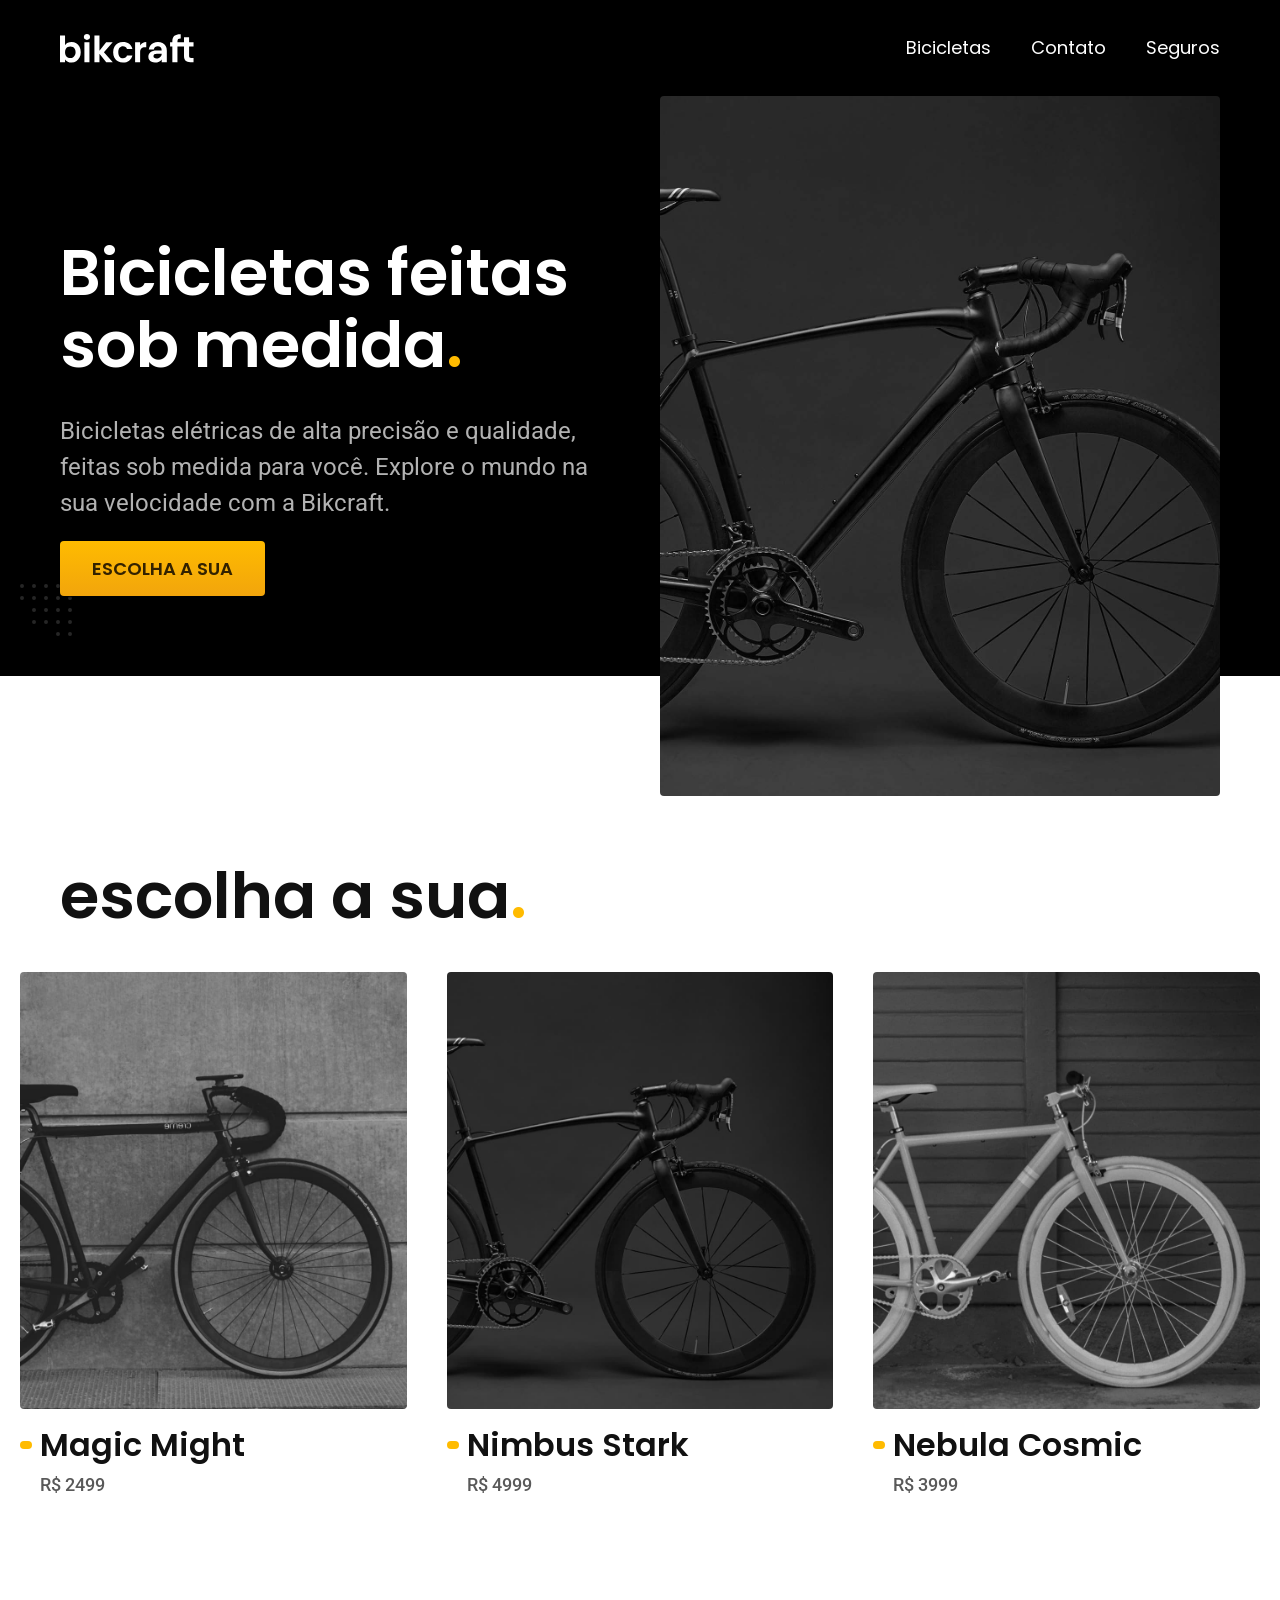
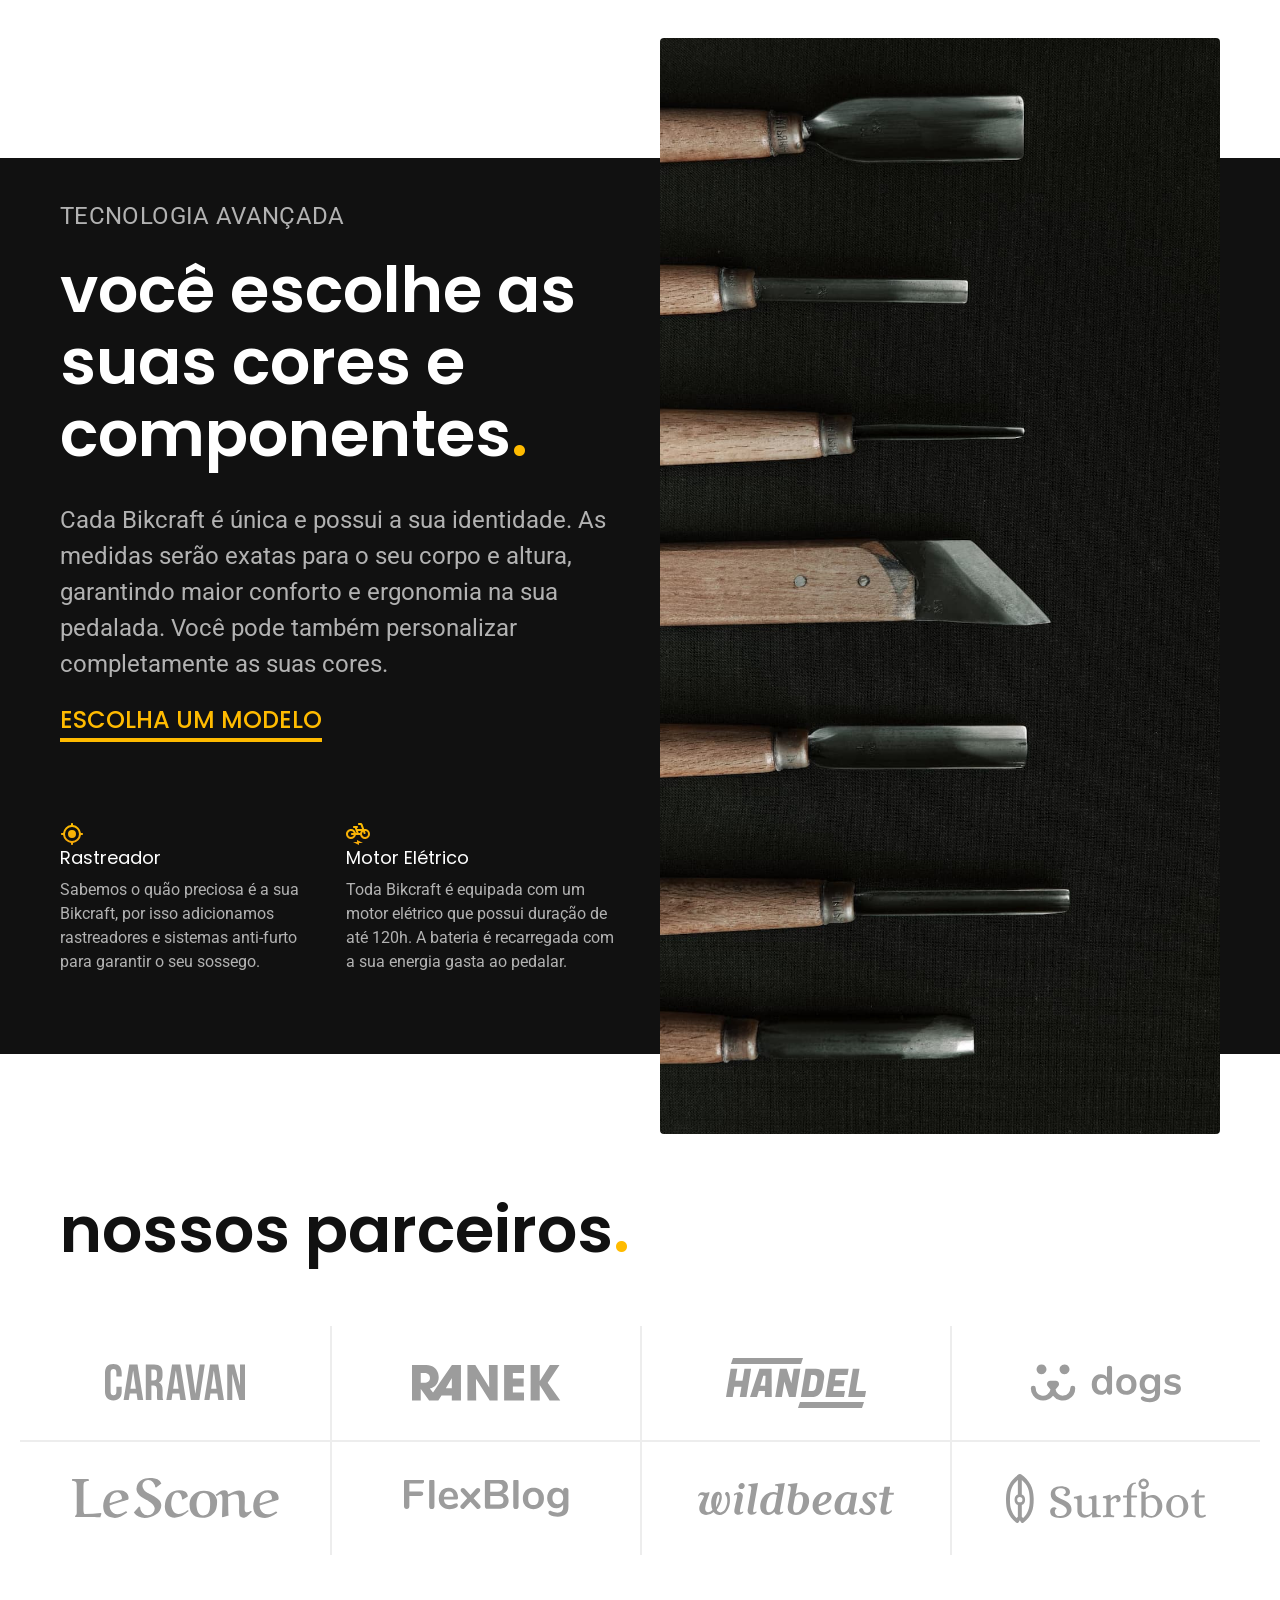
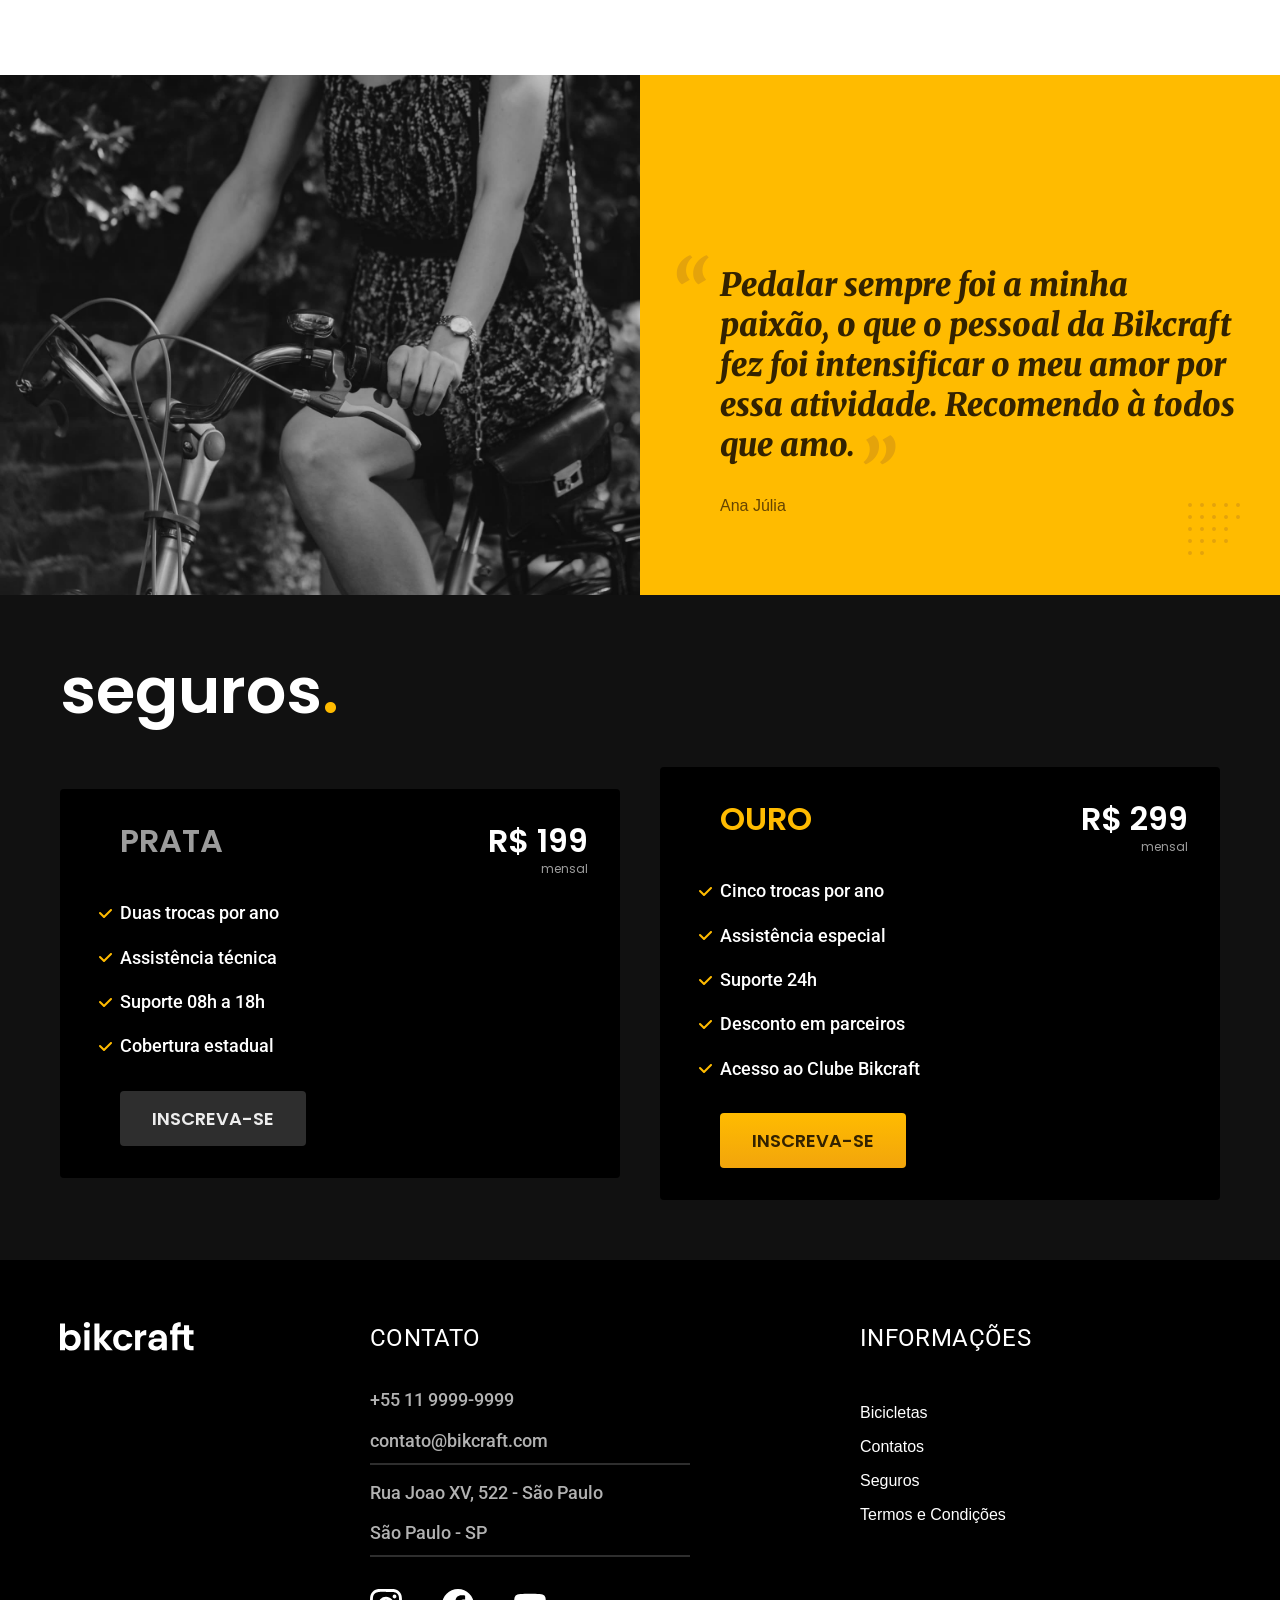
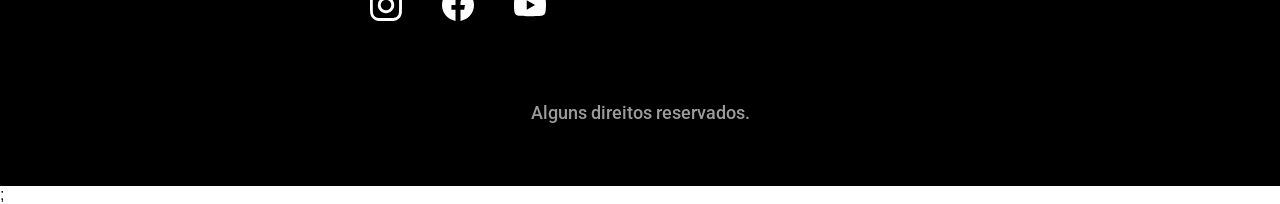
<file: index.html>
<!DOCTYPE html>
<html lang="pt-br">

<head>
  <meta charset="UTF-8">
  <meta name="viewport" content="width=device-width, initial-scale=1.0">

  <title>Bikcraft - Bicicletas Elétricas</title>
  <meta name="description" content="Bicicletas elétricas de alta precisão e qualidade feitas sob medida para o cliente. Explore o mundo na sua velocidade com a Bikcraft.">

  <link rel="icon" href="./favicon.svg" type="image/svg+xml">
  
  <link rel="preload" href="./css/style.min.css" as="style">
  <link rel="stylesheet" href="./css/style.min.css">

  <script>document.documentElement.classList.add('js');</script>

  <link rel="preconnect" href="https://fonts.googleapis.com">
  <link rel="preconnect" href="https://fonts.gstatic.com" crossorigin>
  <link href="https://fonts.googleapis.com/css2?family=Merriweather:ital,opsz,wght@0,18..144,900;1,18..144,900&family=Poppins:wght@400;600&family=Roboto:ital@0;1&display=swap" rel="stylesheet">
</head>

<body>
  <header class="header-bg">
    <div class="header container">
      <a href="./">
        <img src="./img/bikcraft.svg" width="136" height="32" alt="bikcraft">
      </a>

      <nav aria-label="primaria">
        <ul class="header-menu font-1-m cor-0">
          <li><a href="./bicicletas.html">Bicicletas</a></li>
          <li><a href="./contato.html">Contato</a></li>
          <li><a href="./seguros.html">Seguros</a></li>
        </ul>
      </nav>
    </div>
  </header>

  <main class="introducao-bg cor-0">
    <div class="introducao container">
      <div class="introducao-conteudo">
        <h1 class="font-1-xxl cor-0 fadeInLeft" data-anime="200">Bicicletas feitas sob medida<span class="cor-p1">.</span></h1>
        <p class="font-2-l cor-5 fadeInLeft" data-anime="400">Bicicletas elétricas de alta precisão e qualidade, feitas sob medida para você. Explore o mundo na sua velocidade com a Bikcraft.</p>
        <a class="botao fadeInLeft" href="./bicicletas.html" data-anime="600">Escolha a sua</a>
      </div>
      <picture class="fadeInLeft" data-anime="800">
        <source media="(max-width: 800px)" srcset="./img/bicicletas/nimbus.jpg">
        <img src="./img/fotos/introducao.jpg" width="1280" height="1600" alt="Bicicleta elétrica preta.">
      </picture>
    </div>
  </main>

  <article class="bicicletas-lista">
    <h2 class="container font-1-xxl">escolha a sua<span class="cor-p1">.</span></h2>

    <ul>
      <li>
        <a href="./bicicletas/magic.html">
          <img src="./img/bicicletas/magic-home.jpg" width="920" height="1040" alt="Bicicleta preta">
          <h3 class="font-1-xl">Magic Might</h3>
          <span class="font-2-m cor-8">R$ 2499</span>
        </a>
      </li>
      <li>
        <a href="./bicicletas/nimbus.html">
          <img src="./img/bicicletas/nimbus-home.jpg" width="920" height="1040" alt="Bicicleta preta">
          <h3 class="font-1-xl">Nimbus Stark</h3>
          <span class="font-2-m cor-8">R$ 4999</span>
        </a>
      </li>
      <li>
        <a href="./bicicletas/nebula.html">
          <img src="./img/bicicletas/nebula-home.jpg" width="920" height="1040" alt="Bicicleta preta">
          <h3 class="font-1-xl">Nebula Cosmic</h3>
          <span class="font-2-m cor-8">R$ 3999</span>
        </a>
      </li>
    </ul>
  </article>

  <article class="tecnologia-bg">
    <div class="tecnologia container">
      <div class="tecnologia-conteudo">
        <span class="font-2-l-b cor-5">tecnologia avançada</span>
        <h2 class="font-1-xxl cor-0">você escolhe as suas cores e componentes<span class="cor-p1">.</span></h2>
        <p class="font-2-l cor-5">Cada Bikcraft é única e possui a sua identidade. As medidas serão exatas para o seu corpo e altura, garantindo maior conforto e ergonomia na sua pedalada. Você pode também personalizar completamente as suas cores.</p>
        <a class="link" href="./bicicletas.html">Escolha um modelo</a>
        <div class="tecnologia-vantagens">
          <div>
            <img src="./img/icones/rastreador.svg" width="24" height="24" alt="">
            <h3 class="font-1-m cor-0">Rastreador</h3>
            <p class="font-2-s cor-5">Sabemos o quão preciosa é a sua Bikcraft, por isso adicionamos rastreadores e sistemas anti-furto para garantir o seu sossego.</p>
          </div>
          <div>
            <img src="./img/icones/eletrica.svg" width="24" height="24" alt="">
            <h3 class="font-1-m cor-0">Motor Elétrico</h3>
            <p class="font-2-s cor-5">Toda Bikcraft é equipada com um motor elétrico que possui duração de até 120h. A bateria é recarregada com a sua energia gasta ao pedalar.</p>
          </div>
        </div>
      </div>
      <div class="tecnologia-imagem">
        <img src="./img/fotos/tecnologia.jpg" width="1200" height="1920" alt="">
      </div>
    </div>
  </article>

  <section class="parceiros" aria-label="Nossos Parceiros">
    <h2 class="container font-1-xxl">nossos parceiros<span class="cor-p1">.</span></h2>

    <ul>
      <li><img src="./img/parceiros/caravan.svg" width="140" height="38" alt="caravan"></li>
      <li><img src="./img/parceiros/ranek.svg" width="149" height="36" alt="ranek"></li>
      <li><img src="./img/parceiros/handel.svg" width="140" height="50" alt="handel"></li>
      <li><img src="./img/parceiros/dogs.svg" width="152" height="39" alt="dogs"></li>
      <li><img src="./img/parceiros/lescone.svg" width="208" height="41" alt="lescone"></li>
      <li><img src="./img/parceiros/flexblog.svg" width="165" height="38" alt="flexblog"></li>
      <li><img src="./img/parceiros/wildbeast.svg" width="196" height="34" alt="wildbeast"></li>
      <li><img src="./img/parceiros/surfbot.svg" width="200" height="49" alt="surfbot"></li>
    </ul>
  </section>

  <section class="depoimento" aria-label="Depoimento">
    <div>
      <img src="./img/fotos/depoimento.jpg" width="1560" height="1360" alt="Pessoa pedalando uma bicicleta bikcraft">
    </div>
    <div class="depoimento-conteudo">
      <blockquote class="font-1-xl cor-p5">
        <p>Pedalar sempre foi a minha paixão, o que o pessoal da Bikcraft fez foi intensificar o meu amor por essa atividade. Recomendo à todos que amo.</p>
      </blockquote>
      <span class="font-1-mb cor-p4">Ana Júlia</span>
    </div>
  </section>

  <article class="seguros-bg">
    <div class="seguros container">
      <h2 class="font-1-xxl cor-0">seguros<span class="cor-p1">.</span></h2>
      <div class="seguros-item">
        <h3 class="font-1-xl cor-6">PRATA</h3>
        <span class="font-1-xl cor-0">R$ 199 <span class="font-1-xs cor-6">mensal</span></span>
        <ul class="font-2-m cor-0">
          <li>Duas trocas por ano</li>
          <li>Assistência técnica</li>
          <li>Suporte 08h a 18h</li>
          <li>Cobertura estadual</li>
        </ul>
        <a class="botao secundario" href="./orcamento.html?tipo=seguro&produto=prata">Inscreva-se</a>
      </div>

      <div class="seguros-item">
        <h3 class="font-1-xl cor-p1">OURO</h3>
        <span class="font-1-xl cor-0">R$ 299 <span class="font-1-xs cor-6">mensal</span></span>
        <ul class="font-2-m cor-0">
          <li>Cinco trocas por ano</li>
          <li>Assistência especial</li>
          <li>Suporte 24h</li>
          <li>Desconto em parceiros</li>
          <li>Acesso ao Clube Bikcraft</li>
        </ul>
        <a class="botao" href="./orcamento.html?tipo=seguro&produto=ouro">Inscreva-se</a>
      </div>
    </div>
  </article>
  <footer class="footer-bg">
    <div class="footer container">
      <img id="footer-logo" src="./img/bikcraft.svg" width="136" height="32" alt="Bikcraft">

      <div class="footer-contato">
        <h3 class="font-2-l-b cor-0">Contato</h3>
        <ul class="font-2-m cor-5">
          <li><a href="tel:+551199999999">+55 11 9999-9999</a></li>
          <li><a href="mailto:contato@bikcraft.com">contato@bikcraft.com</a></li>
          <li>Rua Joao XV, 522 - São Paulo</li>
          <li>São Paulo - SP</li>
        </ul>

        <div class="footer-redes">
          <a href="./">
            <img src="./img/redes/instagram.svg" width="32" height="32" alt="instagram">
          </a>
          <a href="./">
            <img src="./img/redes/facebook.svg" width="32" height="32" alt="facebook">
          </a>
          <a href="./">
            <img src="./img/redes/youtube.svg" width="32" height="32" alt="youtube">
          </a>
        </div>
      </div>
      <div class="footer-informacoes cor-0">
        <h3 class="font-2-l-b cor-0">Informações</h3>
        <nav>
          <ul>
            <li><a href="./bicicletas.html">Bicicletas</a></li>
            <li><a href="./contato.html">Contatos</a></li>
            <li><a href="./seguros.html">Seguros</a></li>
            <li><a href="./termos.html">Termos e Condições</a></li>
          </ul>
        </nav>
      </div>
      <p class="footer-copy font-2-m cor-6">Alguns direitos reservados.</p>
    </div>
  </footer>
  <script src="./js/plugins/simple-anime.js"></script>;
  <script src="./js/script.js"></script>
</body>

</html>
</file>
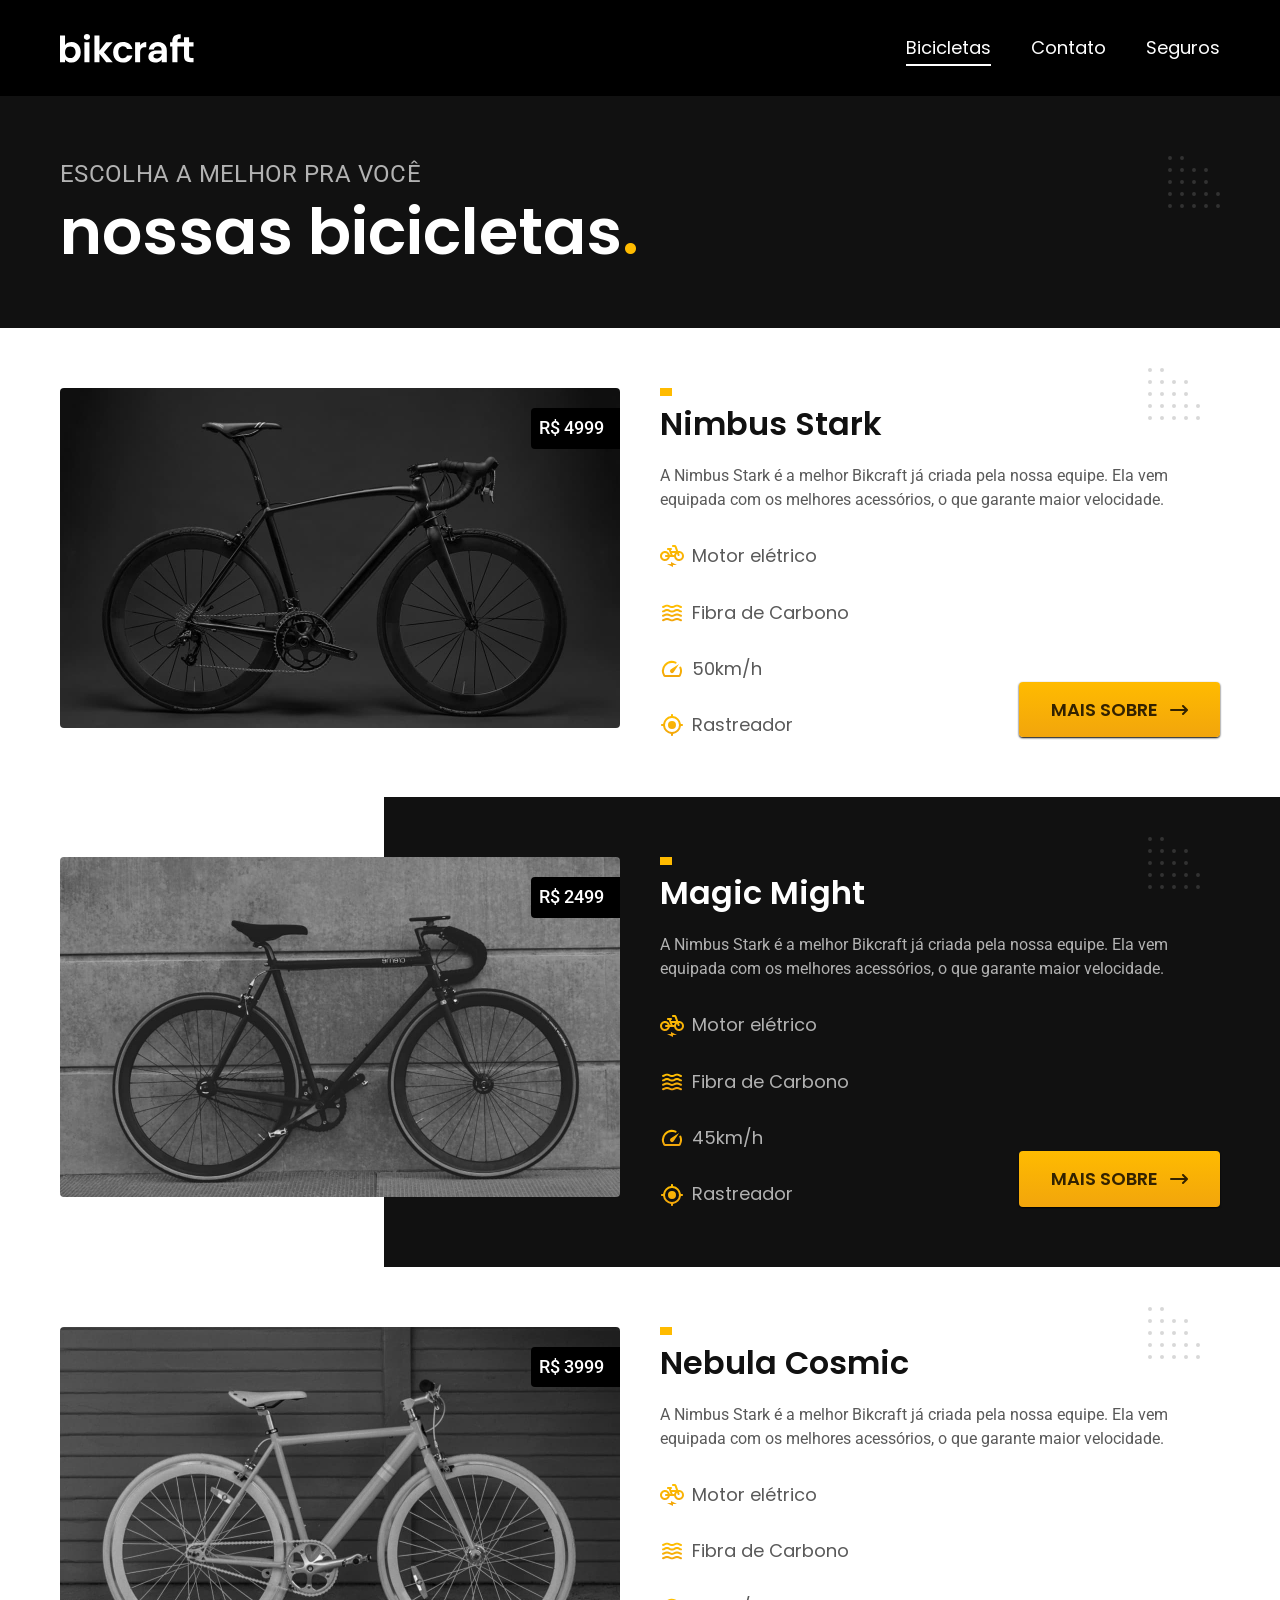
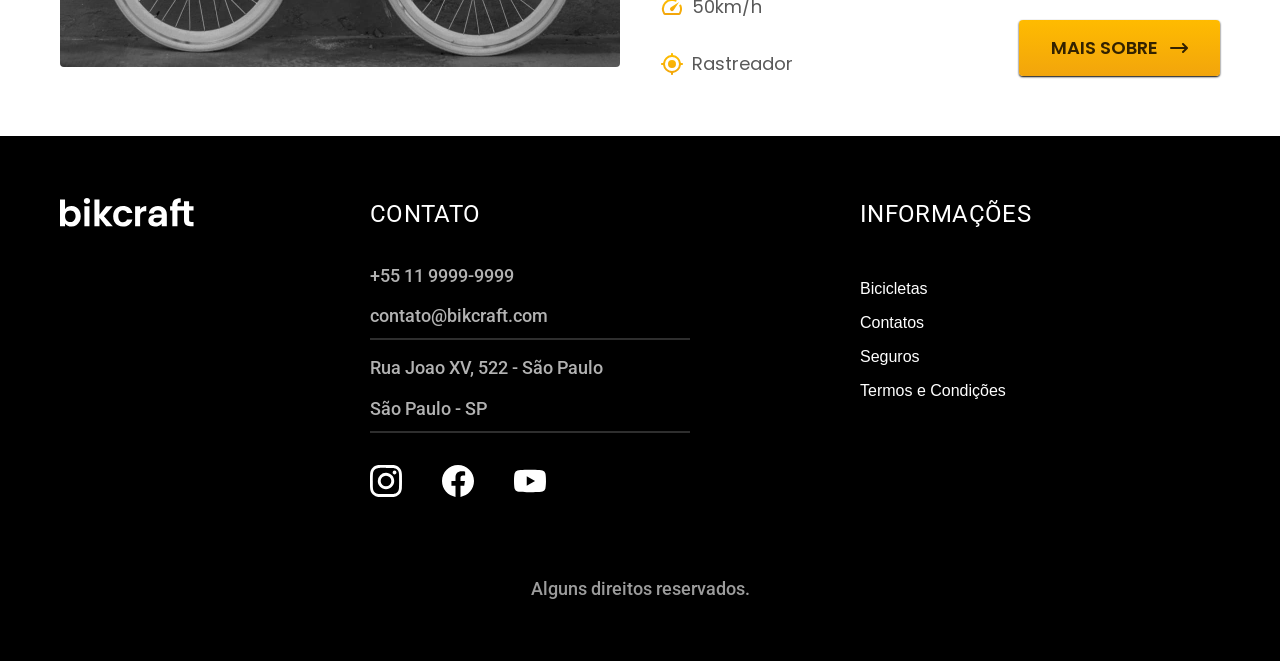
<file: bicicletas.html>
<!DOCTYPE html>
<html lang="pt-br">

<head>
  <meta charset="UTF-8">
  <meta name="viewport" content="width=device-width, initial-scale=1.0">
  <meta name="description" content="Termos e condições">
  <title>Bicicletas | Bikcraft</title>
  <link rel="icon" href="./favicon.svg" type="image/svg+xml">
  <link rel="preload" href="./css/style.min.css" as="style">
  <link rel="stylesheet" href="./css/style.min.css">
  <link rel="preconnect" href="https://fonts.googleapis.com">
  <link rel="preconnect" href="https://fonts.gstatic.com" crossorigin>
  <link href="https://fonts.googleapis.com/css2?family=Poppins:wght@400;600&family=Roboto:wght@400;500&display=swap&family=Merriweather:ital,wght@1,900" rel="stylesheet">
  <script>document.documentElement.classList.add('js');</script>
</head>

<body id="bicicletas">
  <header class="header-bg">
    <div class="header container">
      <a href="./index.html">
        <img src="./img/bikcraft.svg" alt="bikcraft">
      </a>

      <nav aria-label="primaria">
        <ul class="header-menu font-1-m cor-0">
          <li><a href="./bicicletas.html">Bicicletas</a></li>
          <li><a href="./contato.html">Contato</a></li>
          <li><a href="./seguros.html">Seguros</a></li>
        </ul>
      </nav>
    </div>
  </header>

  <main>
    <div class="titulo-bg">
      <div class="titulo container">
        <p class="font-2-l-b cor-5">Escolha a melhor pra você</p>
        <h1 class="font-1-xxl cor-0">nossas bicicletas<span class="cor-p1">.</span></h1>
      </div>
    </div>


    <div class="bicicletas container">
      <div class="bicicletas-imagem">
        <img src="./img/bicicletas/nimbus.jpg" alt="Bicicleta preta">
        <span class="font-2-m cor-0">R$ 4999</span>
      </div>
      <div class="bicicletas-conteudo">
        <h2 class="font-1-xl">Nimbus Stark</h2>
        <p class="font-2-s cor-8">A Nimbus Stark é a melhor Bikcraft já criada pela nossa equipe. Ela vem equipada com os melhores acessórios, o que garante maior velocidade.</p>
        <ul class="font-1-m cor-8">
          <li>
            <img src="./img/icones/eletrica.svg" alt="">
            Motor elétrico
          </li>
          <li>
            <img src="./img/icones/carbono.svg" alt="">
            Fibra de Carbono
          </li>
          <li>
            <img src="./img/icones/velocidade.svg" alt="">
            50km/h
          </li>
          <li>
            <img src="./img/icones/rastreador.svg" alt="">
            Rastreador
          </li>
        </ul>
        <a class="botao seta" href="./bicicletas/nimbus.html">Mais Sobre</a>
      </div>
    </div>


    <div class="bicicletas-bg">
      <div class="bicicletas container">
        <div class="bicicletas-imagem">
          <img src="./img/bicicletas/magic.jpg" alt="Bicicleta preta">
          <span class="font-2-m cor-0">R$ 2499</span>
        </div>
        <div class="bicicletas-conteudo">
          <h2 class="font-1-xl cor-0">Magic Might</h2>
          <p class="font-2-s cor-5">A Nimbus Stark é a melhor Bikcraft já criada pela nossa equipe. Ela vem equipada com os melhores acessórios, o que garante maior velocidade.</p>
          <ul class="font-1-m cor-5">
            <li>
              <img src="./img/icones/eletrica.svg" alt="">
              Motor elétrico
            </li>
            <li>
              <img src="./img/icones/carbono.svg" alt="">
              Fibra de Carbono
            </li>
            <li>
              <img src="./img/icones/velocidade.svg" alt="">
              45km/h
            </li>
            <li>
              <img src="./img/icones/rastreador.svg" alt="">
              Rastreador
            </li>
          </ul>
          <a class="botao seta" href="./bicicletas/magic.html">Mais Sobre</a>
        </div>
      </div>
    </div>

    <div class="bicicletas container">
      <div class="bicicletas-imagem">
        <img src="./img/bicicletas/nebula.jpg" alt="Bicicleta preta">
        <span class="font-2-m cor-0">R$ 3999</span>
      </div>
      <div class="bicicletas-conteudo">
        <h2 class="font-1-xl">Nebula Cosmic</h2>
        <p class="font-2-s cor-8">A Nimbus Stark é a melhor Bikcraft já criada pela nossa equipe. Ela vem equipada com os melhores acessórios, o que garante maior velocidade.</p>
        <ul class="font-1-m cor-8">
          <li>
            <img src="./img/icones/eletrica.svg" alt="">
            Motor elétrico
          </li>
          <li>
            <img src="./img/icones/carbono.svg" alt="">
            Fibra de Carbono
          </li>
          <li>
            <img src="./img/icones/velocidade.svg" alt="">
            50km/h
          </li>
          <li>
            <img src="./img/icones/rastreador.svg" alt="">
            Rastreador
          </li>
        </ul>
        <a class="botao seta" href="./bicicletas/nebula.html">Mais Sobre</a>
      </div>
    </div>

  </main>

  <footer class="footer-bg">
    <div class="footer container">
      <img id="footer-logo" src="./img/bikcraft.svg" alt="Bikcraft">

      <div class="footer-contato">
        <h3 class="font-2-l-b cor-0">Contato</h3>
        <ul class="font-2-m cor-5">
          <li><a href="tel:+551199999999">+55 11 9999-9999</a></li>
          <li><a href="mailto:contato@bikcraft.com">contato@bikcraft.com</a></li>
          <li>Rua Joao XV, 522 - São Paulo</li>
          <li>São Paulo - SP</li>
        </ul>

        <div class="footer-redes">
          <a href="./">
            <img src="./img/redes/instagram.svg" alt="instagram">
          </a>
          <a href="./">
            <img src="./img/redes/facebook.svg" alt="facebook">
          </a>
          <a href="./">
            <img src="./img/redes/youtube.svg" alt="youtube">
          </a>
        </div>
      </div>
      <div class="footer-informacoes cor-0">
        <h3 class="font-2-l-b cor-0">Informações</h3>
        <nav>
          <ul>
            <li><a href="./bicicletas.html">Bicicletas</a></li>
            <li><a href="./contato.html">Contatos</a></li>
            <li><a href="./seguros.html">Seguros</a></li>
            <li><a href="./termos.html">Termos e Condições</a></li>
          </ul>
        </nav>
      </div>
      <p class="footer-copy font-2-m cor-6">Alguns direitos reservados.</p>
    </div>
  </footer>
  <script src="./js/script.js"></script>
</body>

</html>
</file>
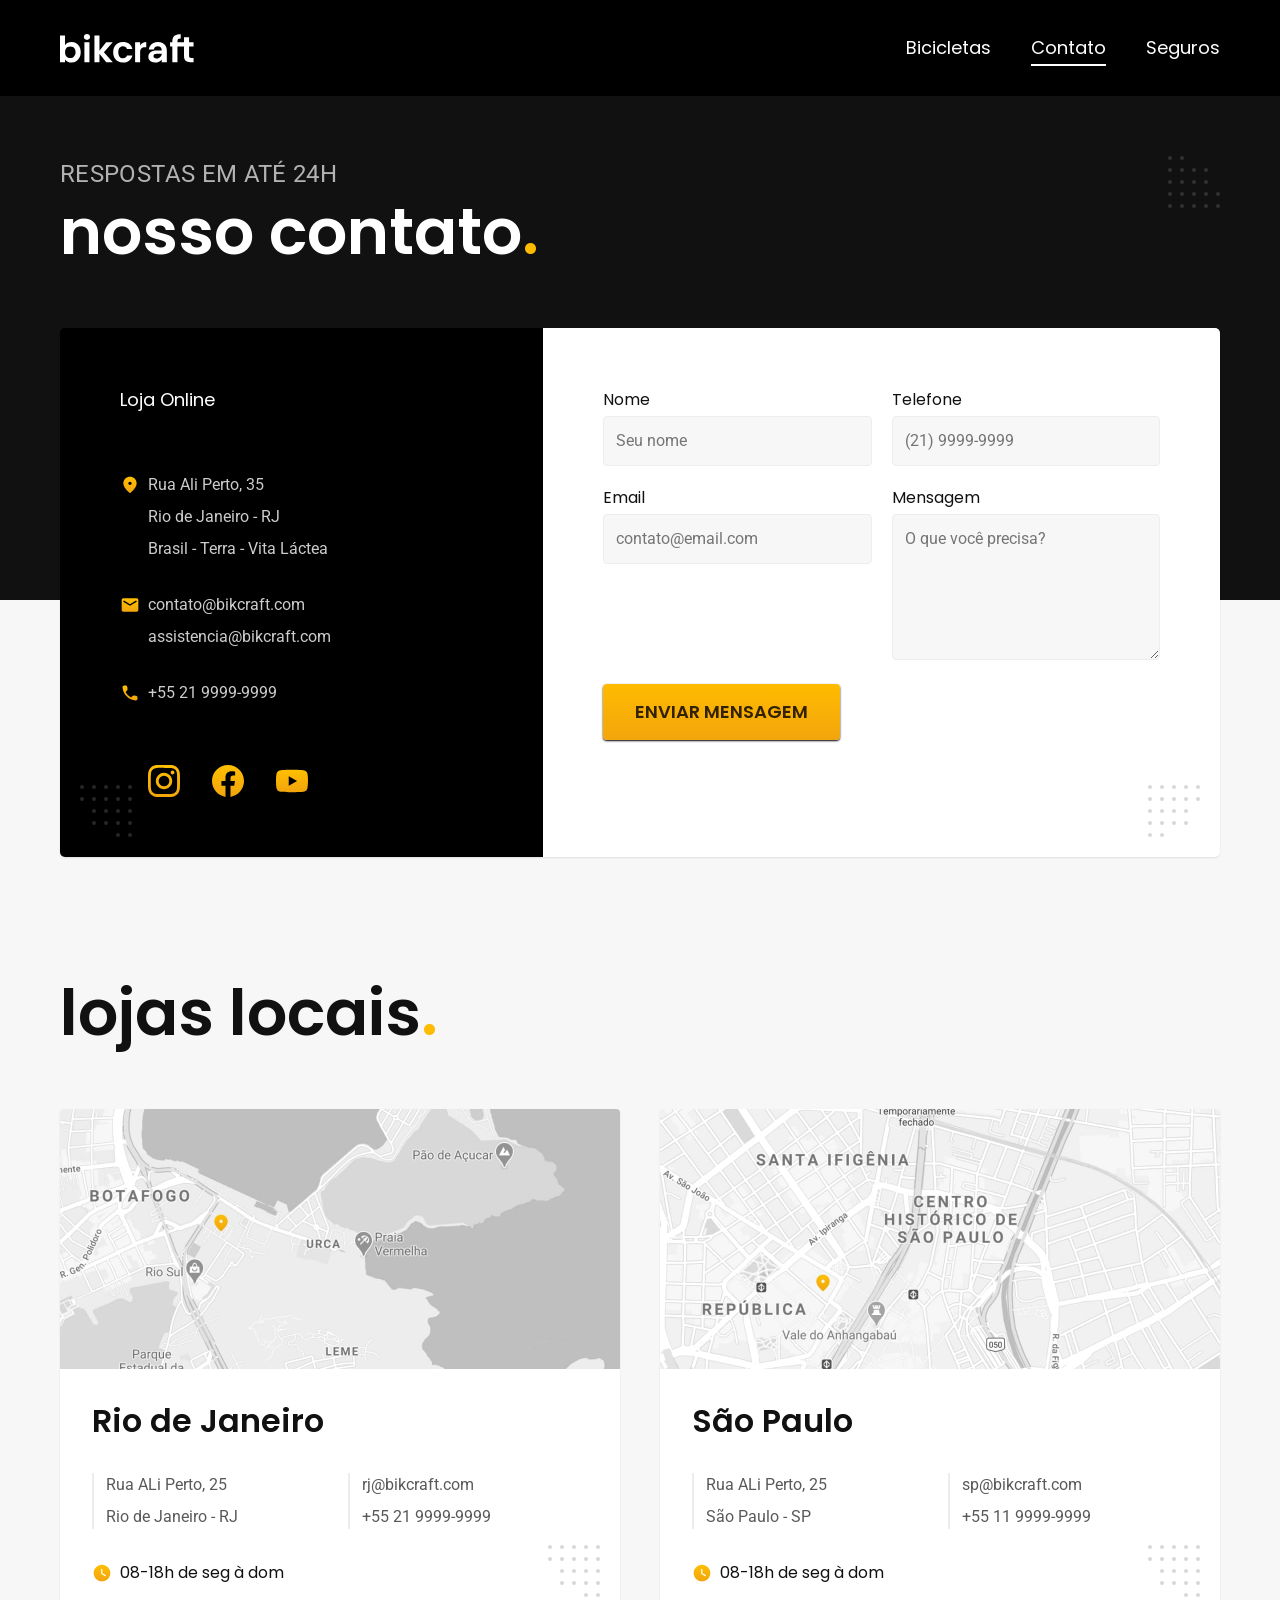
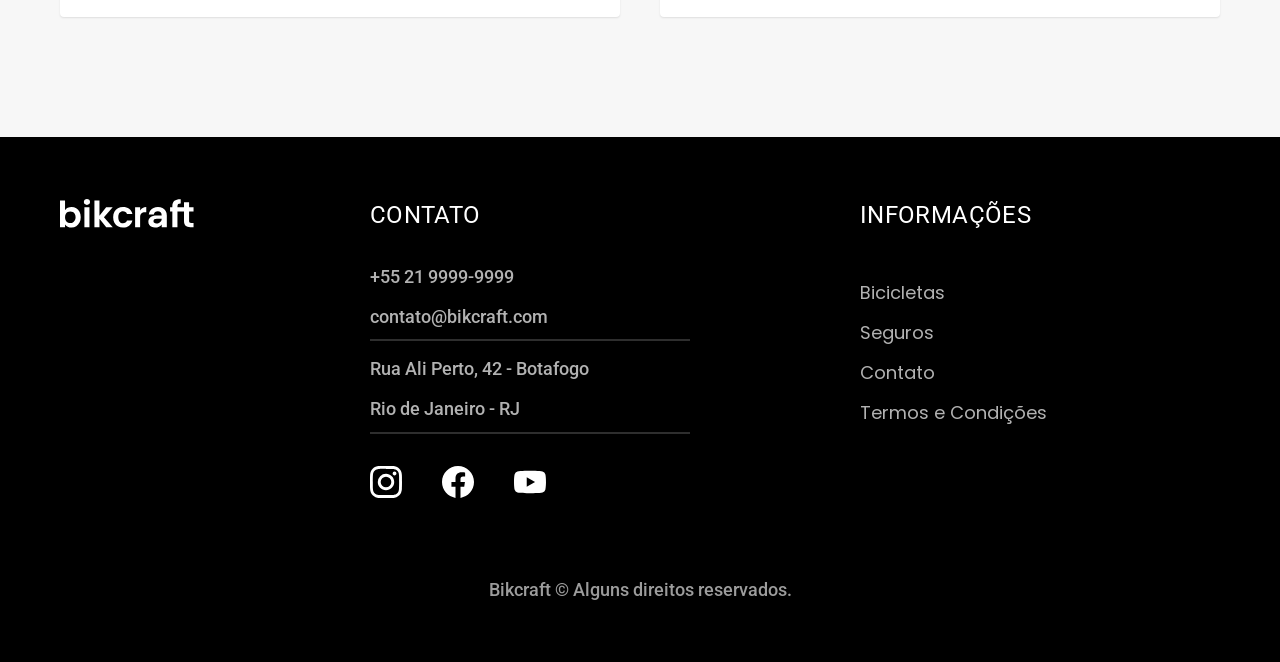
<file: contato.html>
<!DOCTYPE html>
<html lang="pt-br">

<head>
  <meta charset="UTF-8">
  <meta name="viewport" content="width=device-width, initial-scale=1.0">

  <title>Contato | Bikcraft</title>
  <meta name="description" content="Contato.">

  <link rel="icon" href="./favicon.svg" type="image/svg+xml">
  <link rel="preload" href="./css/style.min.css" as="style">
  <link rel="stylesheet" href="./css/style.min.css">
  <script>document.documentElement.classList.add('js');</script>

  <link rel="preconnect" href="https://fonts.googleapis.com">
  <link rel="preconnect" href="https://fonts.gstatic.com" crossorigin>
  <link href="https://fonts.googleapis.com/css2?family=Merriweather:ital,opsz,wght@0,18..144,900;1,18..144,900&family=Poppins:wght@400;600&family=Roboto:ital@0;1&display=swap" rel="stylesheet">
</head>

<body id="contato">
  <header class="header-bg">
    <div class="header container">
      <a href="./index.html">
        <img src="./img/bikcraft.svg" alt="Bikcraft">
      </a>

      <nav aria-label="primaria">
        <ul class="header-menu font-1-m cor-0">
          <li><a href="./bicicletas.html">Bicicletas</a></li>
          <li><a href="./contato.html">Contato</a></li>
          <li><a href="./seguros.html">Seguros</a></li>
        </ul>
      </nav>
    </div>
  </header>

  <main>
    <div class="titulo-bg">
      <div class="titulo container">
        <p class="font-2-l-b cor-5">Respostas em até 24h</p>
        <h1 class="font-1-xxl cor-0">nosso contato<span class="cor-p1">.</span></h1>
      </div>
    </div>

    <div class="contato container">
      <section class="contato-dados" aria-label="Endereço">
        <h2 class="font-1-m cor-0">Loja Online</h2>
        <div class="contato-endereco font-2-s cor-4">
          <p>Rua Ali Perto, 35</p>
          <p>Rio de Janeiro - RJ</p>
          <p>Brasil - Terra - Vita Láctea</p>
        </div>
        <address class="contato-meios font-2-s cor-4">
          <a href="mailto:contato@bikcraft.com">contato@bikcraft.com</a>
          <a href="mailto:assistencia@bikcraft.com">assistencia@bikcraft.com</a>
          <a href="tel:+552199999999">+55 21 9999-9999</a>
        </address>
        <div class="contato-redes">
          <a href="./">
            <img src="./img/redes/instagram-p.svg" alt="Instagram">
          </a>
          <a href="./">
            <img src="./img/redes/facebook-p.svg" alt="Facebook">
          </a>
          <a href="./">
            <img src="./img/redes/youtube-p.svg" alt="Youtube">
          </a>
        </div>
      </section>
      <section class="contato-formulario" aria-label="Formulário">
        <form class="form" id="contato-form" action="https://api.web3forms.com/submit" method="POST">
          <input type="hidden" name="access_key" value="fac20134-6bc7-4ede-a74c-bef760460408">
          <input type="checkbox" name="botcheck" class="hidden" style="display: none;">
          <div>
            <label for="nome">Nome</label>
            <input type="text" id="nome" name="nome" placeholder="Seu nome" required>
          </div>
          <div>
            <label for="telefone">Telefone</label>
            <input type="text" id="telefone" name="telefone" placeholder="(21) 9999-9999">
          </div>
          <div>
            <label for="email">Email</label>
            <input type="email" id="email" name="email" placeholder="contato@email.com" required>
          </div>
          <div>
            <label for="mensagem">Mensagem</label>
            <textarea rows="5" id="mensagem" name="mensagem" placeholder="O que você precisa?" required></textarea>
          </div>
          <button class="botao" id="botao-enviar">Enviar Mensagem</button>

          <div id="form-feedback" class="confirmacao font-1-m" style="grid-column: 1 / -1; margin-top: 12px; display: none;"></div>
        </form>
      </section>
    </div>
  </main>

  <article class="lojas container">
    <h2 class="font-1-xxl">lojas locais<span class="cor-p1">.</span></h2>
    <div class="lojas-item">
      <img src="./img/lojas/rj.jpg" alt="mapa marcando o endereço em Rua Ali Perto, 25 - Rio de Janeiro - RJ">
      <div class="lojas-conteudo">
        <h3 class="font-1-xl">Rio de Janeiro</h3>
        <div class="lojas-dados font-2-s cor-8">
          <p>Rua ALi Perto, 25</p>
          <p>Rio de Janeiro - RJ</p>
        </div>
        <div class="lojas-dados font-2-s cor-8">
          <a href="mailto:rj@bikcraft.com">rj@bikcraft.com</a>
          <a href="tel:+552199999999">+55 21 9999-9999</a>
        </div>
        <p class="lojas-tempo font-1-s"><img src="./img/icones/horario.svg" alt="">08-18h de seg à dom</p>
      </div>
    </div>

    <div class="lojas-item">
      <img src="./img/lojas/sp.jpg" alt="mapa marcando o endereço em Rua Ali Perto, 25 - São Paulo - SP">
      <div class="lojas-conteudo">
        <h3 class="font-1-xl">São Paulo</h3>
        <div class="lojas-dados font-2-s cor-8">
          <p>Rua ALi Perto, 25</p>
          <p>São Paulo - SP</p>
        </div>
        <div class="lojas-dados font-2-s cor-8">
          <a href="mailto:rj@bikcraft.com">sp@bikcraft.com</a>
          <a href="tel:+551199999999">+55 11 9999-9999</a>
        </div>
        <p class="lojas-tempo font-1-s"><img src="./img/icones/horario.svg" alt="">08-18h de seg à dom</p>
      </div>
    </div>
  </article>

  <footer class="footer-bg">
    <div class="footer container">
      <img src="./img/bikcraft.svg" alt="Bikcraft">
      <div class="footer-contato">
        <h3 class="font-2-l-b cor-0">Contato</h3>
        <ul class="font-2-m cor-5">
          <li><a href="tel:+552199999999">+55 21 9999-9999</a></li>
          <li><a href="mailto:contato@bikcraft.com">contato@bikcraft.com</a></li>
          <li>Rua Ali Perto, 42 - Botafogo</li>
          <li>Rio de Janeiro - RJ</li>
        </ul>
        <div class="footer-redes">
          <a href="./">
            <img src="./img/redes/instagram.svg" alt="Instagram">
          </a>
          <a href="./">
            <img src="./img/redes/facebook.svg" alt="Facebook">
          </a>
          <a href="./">
            <img src="./img/redes/youtube.svg" alt="Youtube">
          </a>
        </div>
      </div>
      <div class="footer-informacoes">
        <h3 class="font-2-l-b cor-0">Informações</h3>
        <nav>
          <ul class="font-1-m cor-5">
            <li><a href="./bicicletas.html">Bicicletas</a></li>
            <li><a href="./seguros.html">Seguros</a></li>
            <li><a href="./contato.html">Contato</a></li>
            <li><a href="./termos.html">Termos e Condições</a></li>
          </ul>
        </nav>
      </div>
      <p class="footer-copy font-2-m cor-6">Bikcraft © Alguns direitos reservados.</p>
    </div>
  </footer>
  <script src="./js/script.js"></script>
</body>

</html>
</file>
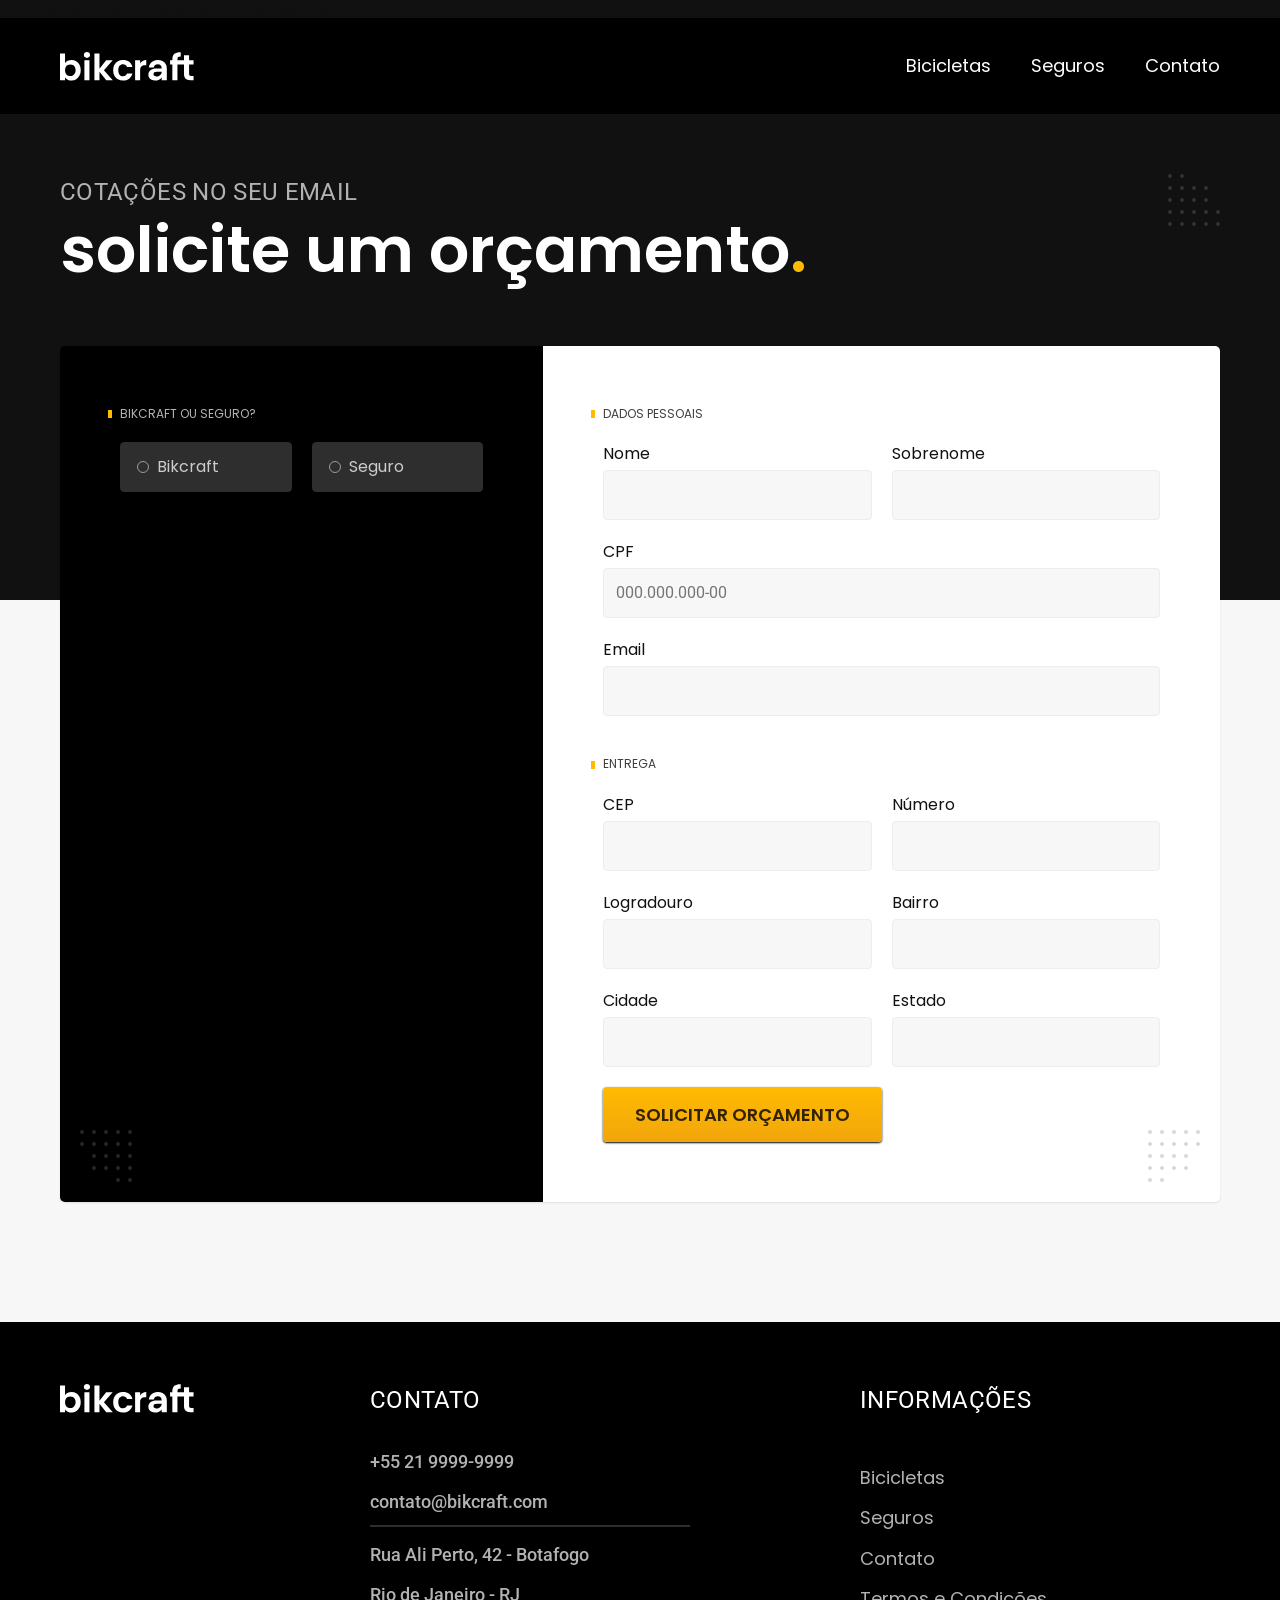
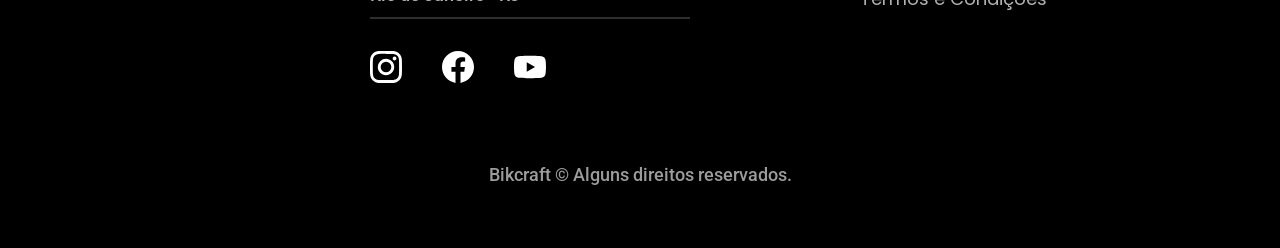
<file: orcamento.html>
<!DOCTYPE html>
<html lang="pt-br">

<head>
  <meta charset="UTF-8">
  <meta name="viewport" content="width=device-width, initial-scale=1.0">

  <title>Orçamento | Bikcraft</title>
  <meta name="description" content="Orçamento.">

  <link rel="icon" href="./favicon.svg" type="image/svg+xml">
  <link rel="preload" href="./css/style.min.css" as="style">
  <link rel="stylesheet" href="./css/style.min.css">
  <script>document.documentElement.classList.add('js');</script>

  <link rel="preconnect" href="https://fonts.googleapis.com">
  <link rel="preconnect" href="https://fonts.gstatic.com" crossorigin>
  <link href="https://fonts.googleapis.com/css2?family=Merriweather:ital,opsz,wght@0,18..144,900;1,18..144,900&family=Poppins:wght@400;600&family=Roboto:ital@0;1&display=swap" rel="stylesheet">rel="preload" href="./css/style.min.css" as="style">
</head>

<body id="orcamento">
  <header class="header-bg">
    <div class="header container">
      <a href="./index.html">
        <img src="./img/bikcraft.svg" alt="Bikcraft">
      </a>

      <nav aria-label="primaria">
        <ul class="header-menu font-1-m cor-0">
          <li><a href="./bicicletas.html">Bicicletas</a></li>
          <li><a href="./seguros.html">Seguros</a></li>
          <li><a href="./contato.html">Contato</a></li>
        </ul>
      </nav>
    </div>
  </header>

  <main>
    <div class="titulo-bg">
      <div class="titulo container">
        <p class="font-2-l-b cor-5">Cotações no seu email</p>
        <h1 class="font-1-xxl cor-0">solicite um orçamento<span class="cor-p1">.</span></h1>
      </div>
    </div>

    <form class="orcamento container" id="orcamento-form" action="https://api.web3forms.com/submit" method="POST">
      <input type="hidden" name="access_key" value="fac20134-6bc7-4ede-a74c-bef760460408">
      <input type="checkbox" name="botcheck" class="hidden" style="display: none;">
      <div class="orcamento-produto">
        <h2 class="font-1-xs cor-5">Bikcraft ou Seguro?</h2>

        <input type="radio" name="tipo" value="bikcraft" id="bikcraft">
        <label for="bikcraft">Bikcraft</label>

        <input type="radio" name="tipo" value="seguro" id="seguro">
        <label for="seguro">Seguro</label>

        <div class="orcamento-conteudo" id="orcamento-bikcraft">
          <h2 class="font-1-xs cor-5">Escolha a sua</h2>

          <input type="radio" name="produto" value="nimbus" id="nimbus">
          <label for="nimbus">Nimbus Stark <span>R$ 4999</span></label>
          <div class="orcamento-detalhes">
            <ul class="font-1-xs cor-8">
              <li><img src="./img/icones/eletrica.svg" alt=""> Motor Elétrico</li>
              <li><img src="./img/icones/carbono.svg" alt=""> Fibra de Carbono</li>
              <li><img src="./img/icones/velocidade.svg" alt=""> 50 km/h</li>
              <li><img src="./img/icones/rastreador.svg" alt=""> Rastreador</li>
            </ul>
            <img src="./img/bicicletas/nimbus.jpg" alt="Bicicleta preta">
          </div>

          <input type="radio" name="produto" value="magic" id="magic">
          <label for="magic">Magic Might <span>R$ 2499</span></label>
          <div class="orcamento-detalhes">
            <ul class="font-1-xs cor-8">
              <li><img src="./img/icones/eletrica.svg" alt=""> Motor Elétrico</li>
              <li><img src="./img/icones/carbono.svg" alt=""> Fibra de Carbono</li>
              <li><img src="./img/icones/velocidade.svg" alt=""> 45 km/h</li>
              <li><img src="./img/icones/rastreador.svg" alt=""> Rastreador</li>
            </ul>
            <img src="./img/bicicletas/magic.jpg" alt="Bicicleta preta">
          </div>

          <input type="radio" name="produto" value="nebula" id="nebula">
          <label for="nebula">Nebula Cosmic <span>R$ 3999</span></label>
          <div class="orcamento-detalhes">
            <ul class="font-1-xs cor-8">
              <li><img src="./img/icones/eletrica.svg" alt=""> Motor Elétrico</li>
              <li><img src="./img/icones/carbono.svg" alt=""> Fibra de Carbono</li>
              <li><img src="./img/icones/velocidade.svg" alt=""> 40 km/h</li>
              <li><img src="./img/icones/rastreador.svg" alt=""> Rastreador</li>
            </ul>
            <img src="./img/bicicletas/nebula.jpg" alt="Bicicleta branca">
          </div>

        </div>

        <div class="orcamento-conteudo" id="orcamento-seguro">
          <h2 class="font-1-xs cor-5">Escolha o plano</h2>

          <input type="radio" name="produto" value="prata" id="prata">
          <label for="prata">Prata <span>R$ 199</span></label>

          <input type="radio" name="produto" value="ouro" id="ouro">
          <label for="ouro">Ouro <span>R$ 299</span></label>
        </div>
      </div>
      <div class="orcamento-dados form">
        <h2 class="font-1-xs cor-9 col-2">dados pessoais</h2>
        <div>
          <label for="nome">Nome</label>
          <input type="text" id="nome" name="nome">
        </div>
        <div>
          <label for="sobrenome">Sobrenome</label>
          <input type="text" id="sobrenome" name="sobrenome">
        </div>
        <div class="col-2">
          <label for="cpf">CPF</label>
          <input type="text" id="cpf" name="cpf" placeholder="000.000.000-00">
        </div>
        <div class="col-2">
          <label for="email">Email</label>
          <input type="email" id="email" name="email">
        </div>
        <h2 class="font-1-xs cor-9 col-2">entrega</h2>
        <div>
          <label for="cep">CEP</label>
          <input type="text" id="cep" name="cep">
        </div>
        <div>
          <label for="numero">Número</label>
          <input type="text" id="numero" name="numero">
        </div>
        <div>
          <label for="logradouro">Logradouro</label>
          <input type="text" id="logradouro" name="logradouro">
        </div>
        <div>
          <label for="bairro">Bairro</label>
          <input type="text" id="bairro" name="bairro">
        </div>
        <div>
          <label for="cidade">Cidade</label>
          <input type="text" id="cidade" name="cidade">
        </div>
        <div>
          <label for="estado">Estado</label>
          <input type="text" id="estado" name="estado">
        </div>
        <button class="botao col-2" id="botao-orcamento">Solicitar Orçamento</button>

        <div id="orcamento-feedback" class="confirmacao font-1-m" style="grid-column: 1 / -1; margin-top: 12px; display: none;"></div>
      </div>
    </form>
  </main>

  <footer class="footer-bg">
    <div class="footer container">
      <img src="./img/bikcraft.svg" alt="Bikcraft">
      <div class="footer-contato">
        <h3 class="font-2-l-b cor-0">Contato</h3>
        <ul class="font-2-m cor-5">
          <li><a href="tel:+552199999999">+55 21 9999-9999</a></li>
          <li><a href="mailto:contato@bikcraft.com">contato@bikcraft.com</a></li>
          <li>Rua Ali Perto, 42 - Botafogo</li>
          <li>Rio de Janeiro - RJ</li>
        </ul>
        <div class="footer-redes">
          <a href="./">
            <img src="./img/redes/instagram.svg" alt="Instagram">
          </a>
          <a href="./">
            <img src="./img/redes/facebook.svg" alt="Facebook">
          </a>
          <a href="./">
            <img src="./img/redes/youtube.svg" alt="Youtube">
          </a>
        </div>
      </div>
      <div class="footer-informacoes">
        <h3 class="font-2-l-b cor-0">Informações</h3>
        <nav>
          <ul class="font-1-m cor-5">
            <li><a href="./bicicletas.html">Bicicletas</a></li>
            <li><a href="./seguros.html">Seguros</a></li>
            <li><a href="./contato.html">Contato</a></li>
            <li><a href="./termos.html">Termos e Condições</a></li>
          </ul>
        </nav>
      </div>
      <p class="footer-copy font-2-m cor-6">Bikcraft © Alguns direitos reservados.</p>
    </div>
  </footer>
  <script src="./js/script.js"></script>
</body>

</html>
</file>
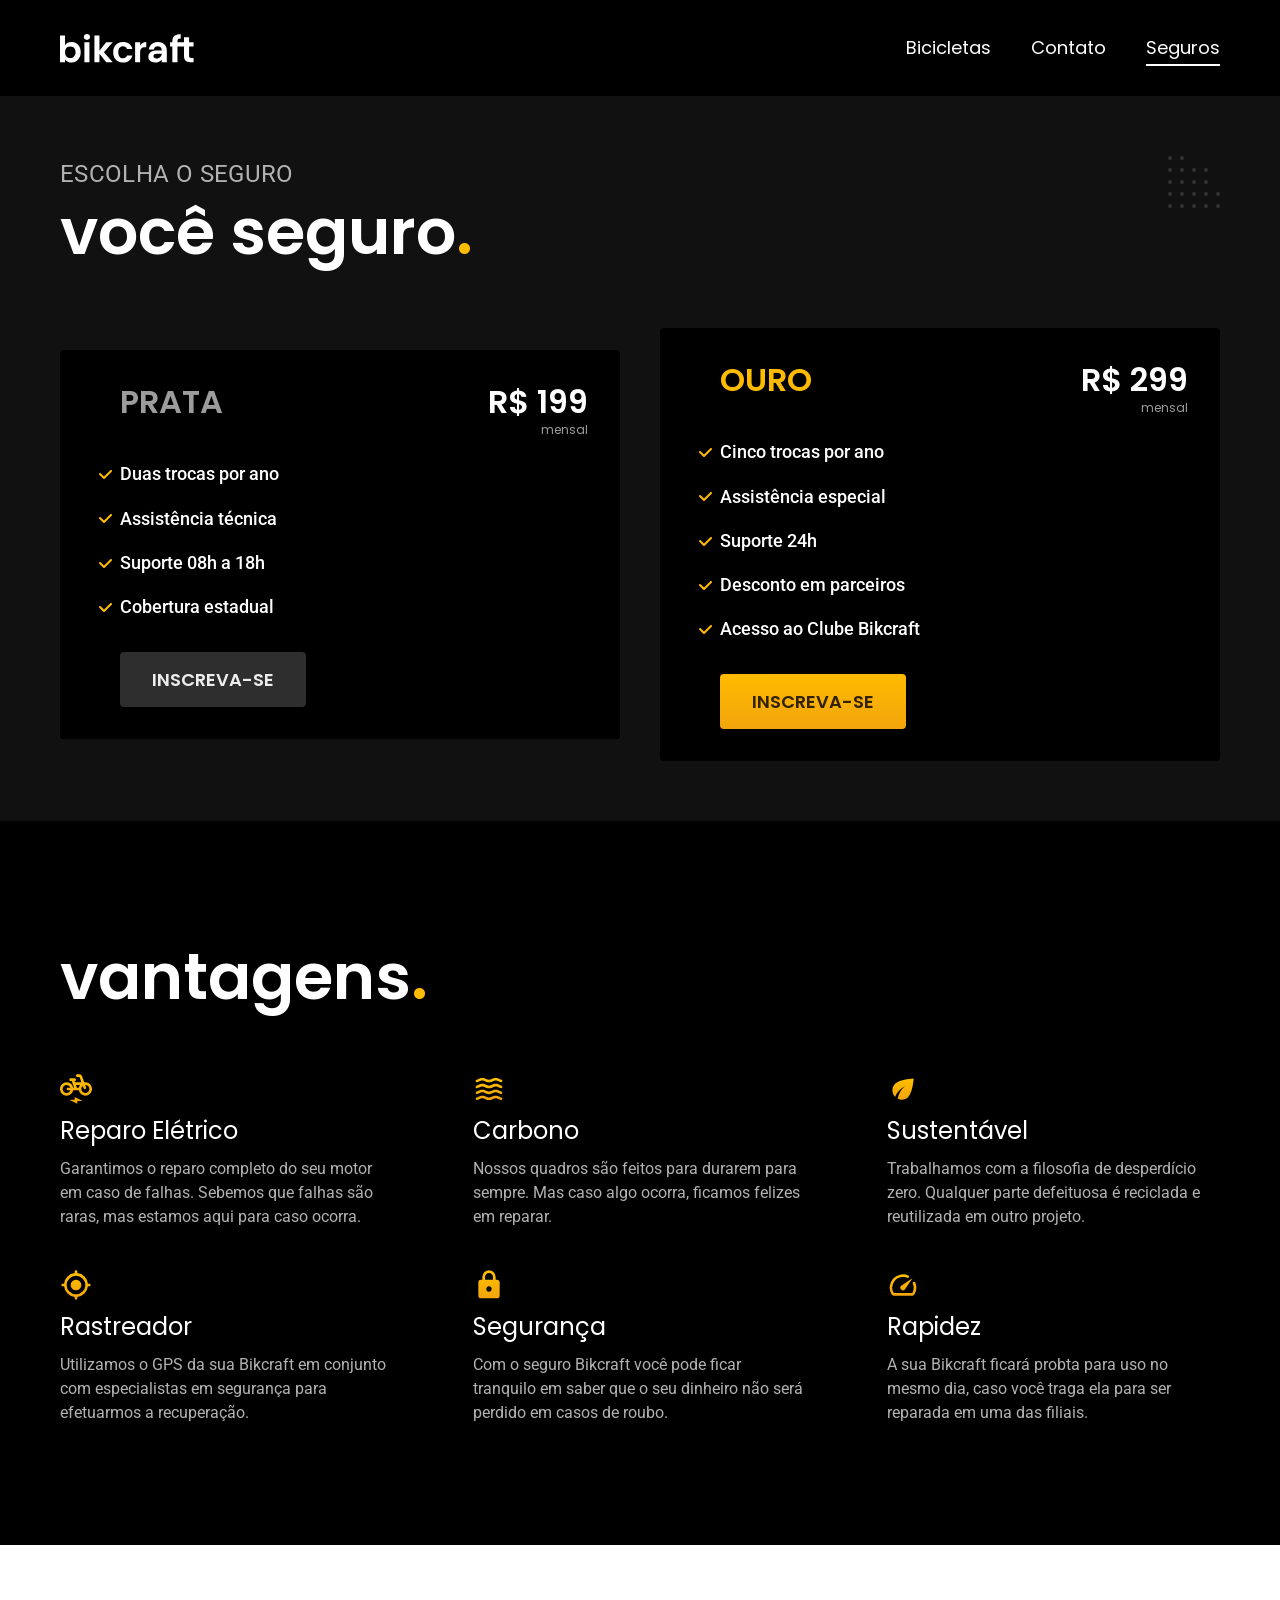
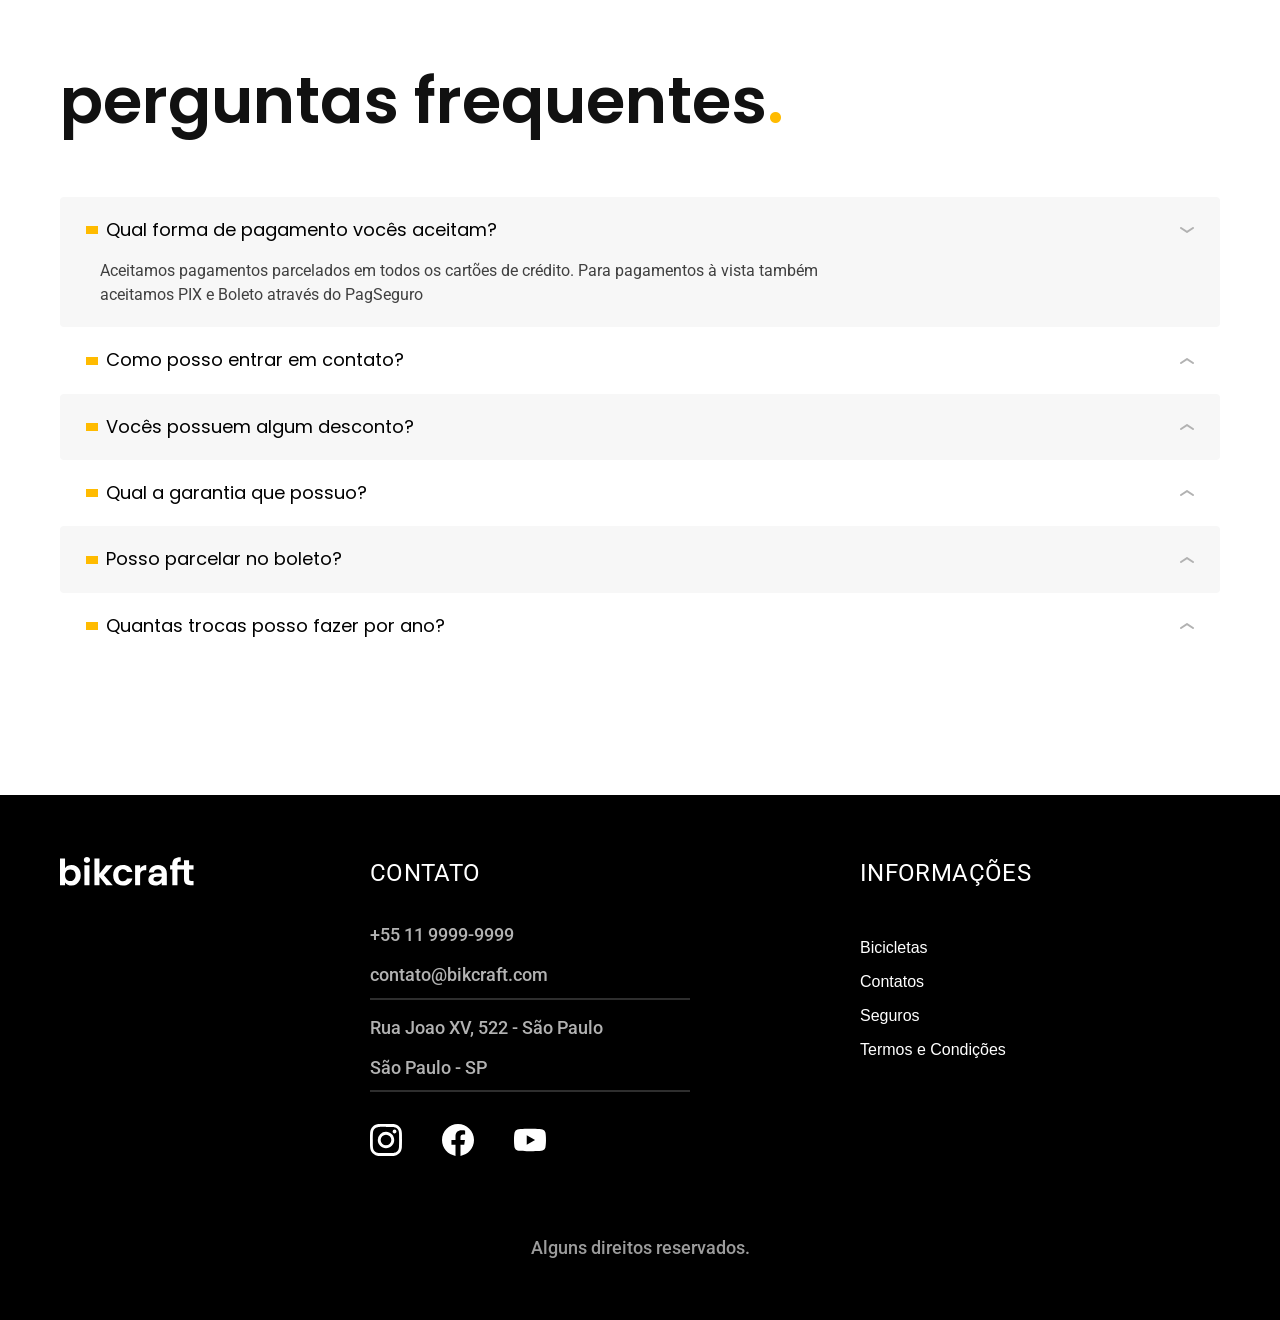
<file: seguros.html>
<!DOCTYPE html>
<html lang="pt-br">

<head>
  <meta charset="UTF-8">
  <meta name="viewport" content="width=device-width, initial-scale=1.0">
  <meta name="description" content="Termos e condições">
  <title>Seguros | Bikcraft</title>
  <link rel="icon" href="./favicon.svg" type="image/svg+xml">
  <link rel="preload" href="./css/style.min.css" as="style">
  <link rel="stylesheet" href="./css/style.min.css">
  <link rel="preconnect" href="https://fonts.googleapis.com">
  <link rel="preconnect" href="https://fonts.gstatic.com" crossorigin>
  <link href="https://fonts.googleapis.com/css2?family=Poppins:wght@400;600&family=Roboto:wght@400;500&display=swap&family=Merriweather:ital,wght@1,900" rel="stylesheet">
  <script>document.documentElement.classList.add('js');</script>

  <link rel="preconnect" href="https://fonts.googleapis.com">
  <link rel="preconnect" href="https://fonts.gstatic.com" crossorigin>
  <link href="https://fonts.googleapis.com/css2?family=Merriweather:ital,opsz,wght@0,18..144,900;1,18..144,900&family=Poppins:wght@400;600&family=Roboto:ital@0;1&display=swap" rel="stylesheet">
  <link rel="preload" href="./css/style.min.css" as="style">
</head>

<body id="seguros">
  <header class="header-bg">
    <div class="header container">
      <a href="./index.html">
        <img src="./img/bikcraft.svg" alt="bikcraft">
      </a>

      <nav aria-label="primaria">
        <ul class="header-menu font-1-m cor-0">
          <li><a href="./bicicletas.html">Bicicletas</a></li>
          <li><a href="./contato.html">Contato</a></li>
          <li><a href="./seguros.html">Seguros</a></li>
        </ul>
      </nav>
    </div>
  </header>

  <main class="seguros-bg">
    <div class="titulo-bg">
      <div class="titulo container">
        <p class="font-2-l-b cor-5">Escolha o seguro</p>
        <h1 class="font-1-xxl cor-0">você seguro<span class="cor-p1">.</span></h1>
      </div>
    </div>

    <div class="seguros container">
      <div class="seguros-item fadeInDown" data-anime="200">
        <h3 class="font-1-xl cor-6">PRATA</h3>
        <span class="font-1-xl cor-0">R$ 199 <span class="font-1-xs cor-6">mensal</span></span>
        <ul class="font-2-m cor-0">
          <li>Duas trocas por ano</li>
          <li>Assistência técnica</li>
          <li>Suporte 08h a 18h</li>
          <li>Cobertura estadual</li>
        </ul>
        <a class="botao secundario" href="./orcamento.html?tipo=seguro&produto=prata">Inscreva-se</a>
      </div>

      <div class="seguros-item fadeInDown" data-anime="200">
        <h3 class="font-1-xl cor-p1">OURO</h3>
        <span class="font-1-xl cor-0">R$ 299 <span class="font-1-xs cor-6">mensal</span></span>
        <ul class="font-2-m cor-0">
          <li>Cinco trocas por ano</li>
          <li>Assistência especial</li>
          <li>Suporte 24h</li>
          <li>Desconto em parceiros</li>
          <li>Acesso ao Clube Bikcraft</li>
        </ul>
        <a class="botao" href="./orcamento.html?tipo=seguro&produto=ouro">Inscreva-se</a>
      </div>
    </div>
  </main>

  <article class="vantagens-bg">
    <div class="vantagens container">
      <h2 class="font-1-xxl cor-0">vantagens<span class="cor-p1">.</span></h2>
      <ul>
        <li>
          <img src="./img/icones/eletrica.svg" alt="">
          <h3 class="font-1-l cor-0">Reparo Elétrico</h3>
          <p class="font-2-s cor-5">Garantimos o reparo completo do seu motor em caso de falhas. Sebemos que falhas são raras, mas estamos aqui para caso ocorra.</p>
        </li>
        <li>
          <img src="./img/icones/carbono.svg" alt="">
          <h3 class="font-1-l cor-0">Carbono</h3>
          <p class="font-2-s cor-5">Nossos quadros são feitos para durarem para sempre. Mas caso algo ocorra, ficamos felizes em reparar.</p>
        </li>
        <li>
          <img src="./img/icones/sustentavel.svg" alt="">
          <h3 class="font-1-l cor-0">Sustentável</h3>
          <p class="font-2-s cor-5">Trabalhamos com a filosofia de desperdício zero. Qualquer parte defeituosa é reciclada e reutilizada em outro projeto.</p>
        </li>
        <li>
          <img src="./img/icones/rastreador.svg" alt="">
          <h3 class="font-1-l cor-0">Rastreador</h3>
          <p class="font-2-s cor-5">Utilizamos o GPS da sua Bikcraft em conjunto com especialistas em segurança para efetuarmos a recuperação.</p>
        </li>
        <li>
          <img src="./img/icones/seguro.svg" alt="">
          <h3 class="font-1-l cor-0">Segurança</h3>
          <p class="font-2-s cor-5">Com o seguro Bikcraft você pode ficar tranquilo em saber que o seu dinheiro não será perdido em casos de roubo.</p>
        </li>
        <li>
          <img src="./img/icones/velocidade.svg" alt="">
          <h3 class="font-1-l cor-0">Rapidez</h3>
          <p class="font-2-s cor-5">A sua Bikcraft ficará probta para uso no mesmo dia, caso você traga ela para ser reparada em uma das filiais.</p>
        </li>
      </ul>
    </div>
  </article>

  <article class="perguntas container">
    <h2 class="font-1-xxl">perguntas frequentes<span class="cor-p1">.</span></h2>

    <dl>
      <div>
        <dt><button class="font-1-m-b" aria-controls="pergunta1" aria-expanded="true">Qual forma de pagamento vocês aceitam?</button></dt>
        <dd id="pergunta1" class="font-2-s cor-9 ativa">Aceitamos pagamentos parcelados em todos os cartões de crédito. Para pagamentos à vista também aceitamos PIX e Boleto através do PagSeguro</dd>
      </div>
      <div>
        <dt><button class="font-1-m-b" aria-controls="pergunta2" aria-expanded="false">Como posso entrar em contato?</button></dt>
        <dd id="pergunta2" class="font-2-s cor-9">Aceitamos pagamentos parcelados em todos os cartões de crédito. Para pagamentos à vista também aceitamos PIX e Boleto através do PagSeguro</dd>
      </div>
      <div>
        <dt><button class="font-1-m-b" aria-controls="pergunta3" aria-expanded="false">Vocês possuem algum desconto?</button></dt>
        <dd id="pergunta3" class="font-2-s cor-9">Aceitamos pagamentos parcelados em todos os cartões de crédito. Para pagamentos à vista também aceitamos PIX e Boleto através do PagSeguro</dd>
      </div>
      <div>
        <dt><button class="font-1-m-b" aria-controls="pergunta4" aria-expanded="false">Qual a garantia que possuo?</button></dt>
        <dd id="pergunta4" class="font-2-s cor-9">Aceitamos pagamentos parcelados em todos os cartões de crédito. Para pagamentos à vista também aceitamos PIX e Boleto através do PagSeguro</dd>
      </div>
      <div>
        <dt><button class="font-1-m-b" aria-controls="pergunta5" aria-expanded="false">Posso parcelar no boleto?</button></dt>
        <dd id="pergunta5" class="font-2-s cor-9">Aceitamos pagamentos parcelados em todos os cartões de crédito. Para pagamentos à vista também aceitamos PIX e Boleto através do PagSeguro</dd>
      </div>
      <div>
        <dt><button class="font-1-m-b" aria-controls="pergunta6" aria-expanded="false">Quantas trocas posso fazer por ano?</button></dt>
        <dd id="pergunta6" class="font-2-s cor-9">Aceitamos pagamentos parcelados em todos os cartões de crédito. Para pagamentos à vista também aceitamos PIX e Boleto através do PagSeguro</dd>
      </div>
    </dl>
  </article>

  <footer class="footer-bg">
    <div class="footer container">
      <img id="footer-logo" src="./img/bikcraft.svg" alt="Bikcraft">

      <div class="footer-contato">
        <h3 class="font-2-l-b cor-0">Contato</h3>
        <ul class="font-2-m cor-5">
          <li><a href="tel:+551199999999">+55 11 9999-9999</a></li>
          <li><a href="mailto:contato@bikcraft.com">contato@bikcraft.com</a></li>
          <li>Rua Joao XV, 522 - São Paulo</li>
          <li>São Paulo - SP</li>
        </ul>

        <div class="footer-redes">
          <a href="./">
            <img src="./img/redes/instagram.svg" alt="instagram">
          </a>
          <a href="./">
            <img src="./img/redes/facebook.svg" alt="facebook">
          </a>
          <a href="./">
            <img src="./img/redes/youtube.svg" alt="youtube">
          </a>
        </div>
      </div>
      <div class="footer-informacoes cor-0">
        <h3 class="font-2-l-b cor-0">Informações</h3>
        <nav>
          <ul>
            <li><a href="./bicicletas.html">Bicicletas</a></li>
            <li><a href="./contato.html">Contatos</a></li>
            <li><a href="./seguros.html">Seguros</a></li>
            <li><a href="./termos.html">Termos e Condições</a></li>
          </ul>
        </nav>
      </div>
      <p class="footer-copy font-2-m cor-6">Alguns direitos reservados.</p>
    </div>
  </footer>
  <script src="./js/plugins/simple-anime.js"></script>
  <script src="./js/script.js"></script>
</body>

</html>
</file>
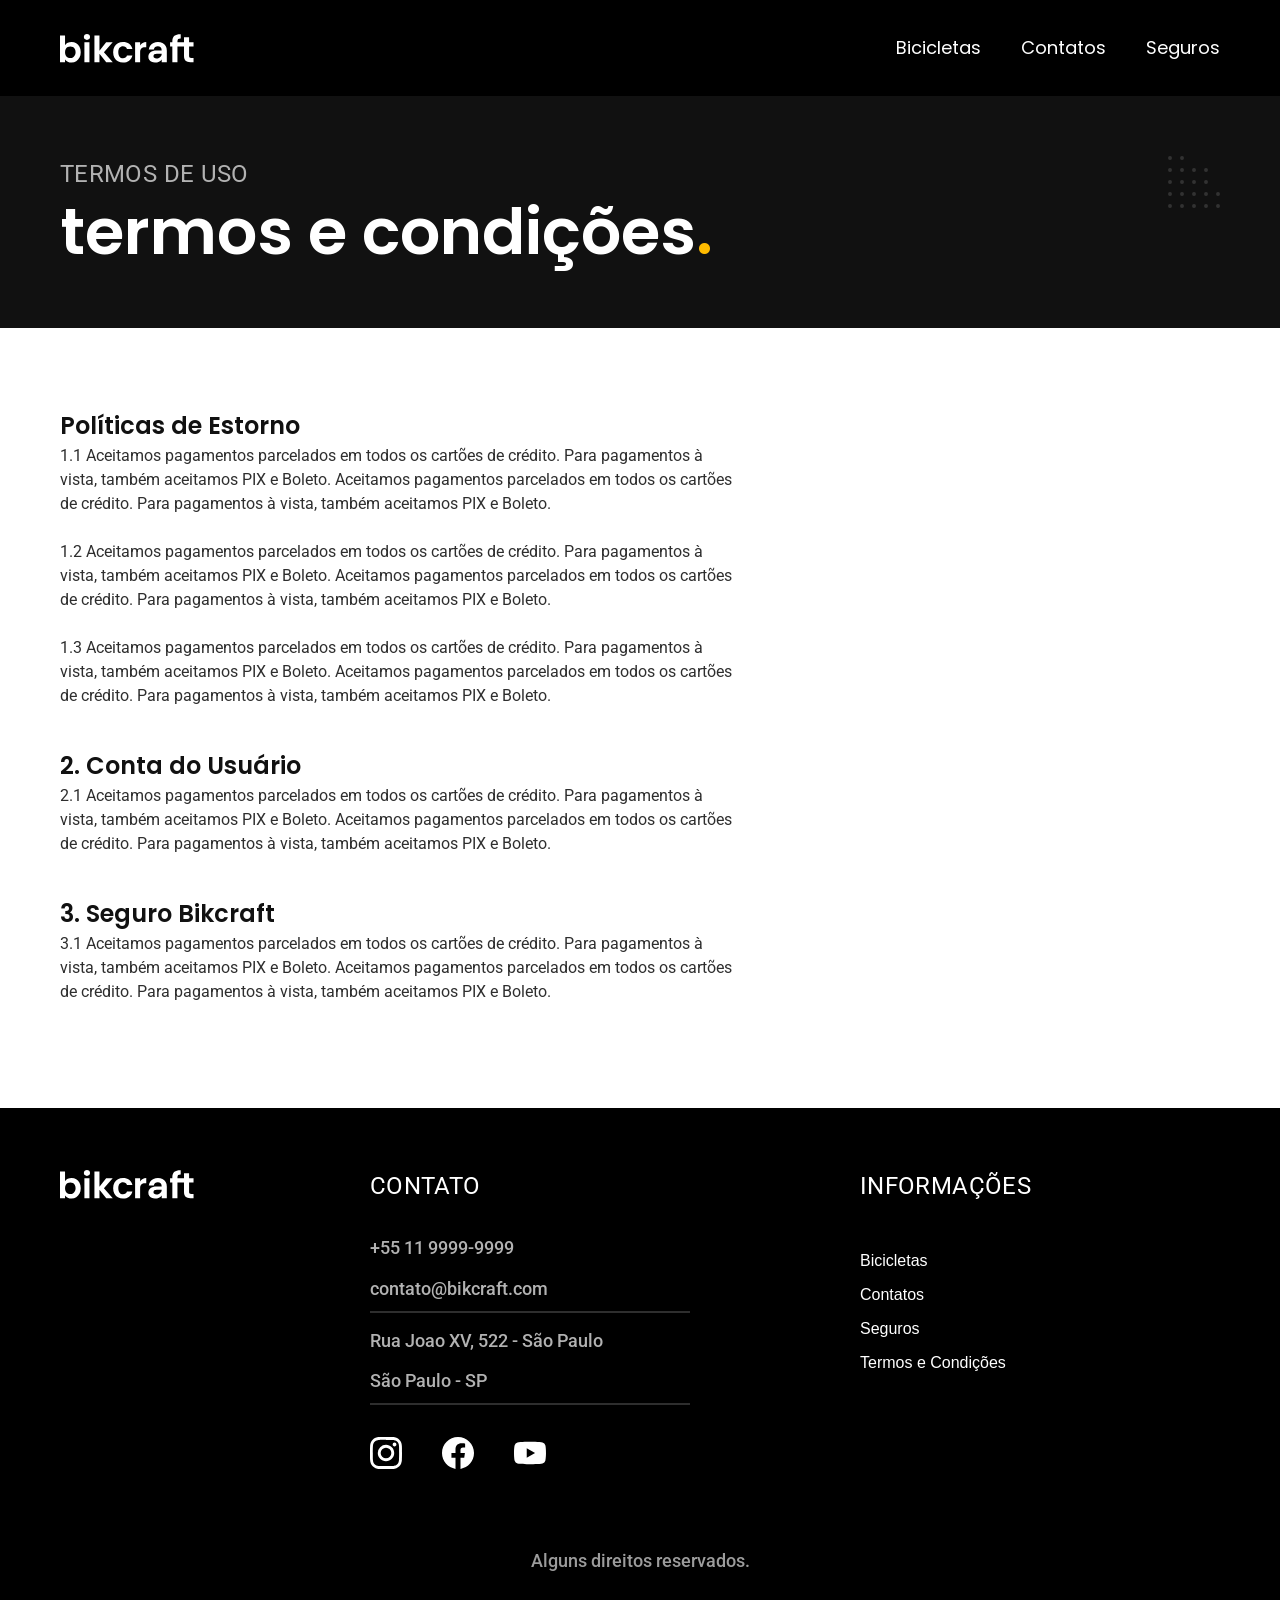
<file: termos.html>
<!DOCTYPE html>
<html lang="pt-br">

<head>
  <meta charset="UTF-8">
  <meta name="viewport" content="width=device-width, initial-scale=1.0">
  <meta name="description" content="Termos e condições">
  <title>Termos e Condições | Bikcraft</title>
  <link rel="icon" href="./favicon.svg" type="image/svg+xml">
  <link rel="preload" href="./css/style.min.css" as="style">
  <link rel="stylesheet" href="./css/style.min.css">
  <link rel="preconnect" href="https://fonts.googleapis.com">
  <link rel="preconnect" href="https://fonts.gstatic.com" crossorigin>
  <link href="https://fonts.googleapis.com/css2?family=Poppins:wght@400;600&family=Roboto:wght@400;500&display=swap&family=Merriweather:ital,wght@1,900" rel="stylesheet">
  <script>document.documentElement.classList.add('js');</script>

  <link rel="preconnect" href="https://fonts.googleapis.com">
  <link rel="preconnect" href="https://fonts.gstatic.com" crossorigin>
  <link href="https://fonts.googleapis.com/css2?family=Merriweather:ital,opsz,wght@0,18..144,900;1,18..144,900&family=Poppins:wght@400;600&family=Roboto:ital@0;1&display=swap" rel="stylesheet">
  <link rel="preload" href="./css/style.min.css" as="style">
</head>

<body id="termos">
  <header class="header-bg">
    <div class="header container">
      <a href="./">
        <img src="./img/bikcraft.svg" alt="bikcraft">
      </a>

      <nav aria-label="primaria">
        <ul class="header-menu font-1-m cor-0">
          <li><a href="./bicicletas.html">Bicicletas</a></li>
          <li><a href="./contatos.html">Contatos</a></li>
          <li><a href="./seguros.html">Seguros</a></li>
        </ul>
      </nav>
    </div>
  </header>

  <main>
    <div class="titulo-bg">
      <div class="titulo container">
        <p class="font-2-l-b cor-5">Termos de uso</p>
        <h1 class="font-1-xxl cor-0">termos e condições<span class="cor-p1">.</span></h1>
      </div>
    </div>

    <div class="termos font-2-s cor-10 container">
      <h2 class="font-1-l cor-11">Políticas de Estorno</h2>
      <p>1.1 Aceitamos pagamentos parcelados em todos os cartões de crédito. Para pagamentos à vista, também aceitamos PIX e Boleto. Aceitamos pagamentos parcelados em todos os cartões de crédito. Para pagamentos à vista, também aceitamos PIX e Boleto.</p>
      <p>1.2 Aceitamos pagamentos parcelados em todos os cartões de crédito. Para pagamentos à vista, também aceitamos PIX e Boleto. Aceitamos pagamentos parcelados em todos os cartões de crédito. Para pagamentos à vista, também aceitamos PIX e Boleto.</p>
      <p>1.3 Aceitamos pagamentos parcelados em todos os cartões de crédito. Para pagamentos à vista, também aceitamos PIX e Boleto. Aceitamos pagamentos parcelados em todos os cartões de crédito. Para pagamentos à vista, também aceitamos PIX e Boleto.</p>
      <h2 class="font-1-l cor-11">2. Conta do Usuário</h2>
      <p>2.1 Aceitamos pagamentos parcelados em todos os cartões de crédito. Para pagamentos à vista, também aceitamos PIX e Boleto. Aceitamos pagamentos parcelados em todos os cartões de crédito. Para pagamentos à vista, também aceitamos PIX e Boleto.</p>
      <h2 class="font-1-l cor-11">3. Seguro Bikcraft</h2>
      <p>3.1 Aceitamos pagamentos parcelados em todos os cartões de crédito. Para pagamentos à vista, também aceitamos PIX e Boleto. Aceitamos pagamentos parcelados em todos os cartões de crédito. Para pagamentos à vista, também aceitamos PIX e Boleto.</p>
    </div>
  </main>

  <footer class="footer-bg">
    <div class="footer container">
      <img id="footer-logo" src="./img/bikcraft.svg" alt="Bikcraft">

      <div class="footer-contato">
        <h3 class="font-2-l-b cor-0">Contato</h3>
        <ul class="font-2-m cor-5">
          <li><a href="tel:+551199999999">+55 11 9999-9999</a></li>
          <li><a href="mailto:contato@bikcraft.com">contato@bikcraft.com</a></li>
          <li>Rua Joao XV, 522 - São Paulo</li>
          <li>São Paulo - SP</li>
        </ul>

        <div class="footer-redes">
          <a href="./">
            <img src="./img/redes/instagram.svg" alt="instagram">
          </a>
          <a href="./">
            <img src="./img/redes/facebook.svg" alt="facebook">
          </a>
          <a href="./">
            <img src="./img/redes/youtube.svg" alt="youtube">
          </a>
        </div>
      </div>
      <div class="footer-informacoes cor-0">
        <h3 class="font-2-l-b cor-0">Informações</h3>
        <nav>
          <ul>
            <li><a href="./bicicletas.html">Bicicletas</a></li>
            <li><a href="./contatos.html">Contatos</a></li>
            <li><a href="./seguros.html">Seguros</a></li>
            <li><a href="./termos.html">Termos e Condições</a></li>
          </ul>
        </nav>
      </div>
      <p class="footer-copy font-2-m cor-6">Alguns direitos reservados.</p>
    </div>
  </footer>
  <script src="./js/script.js"></script>
</body>

</html>
</file>
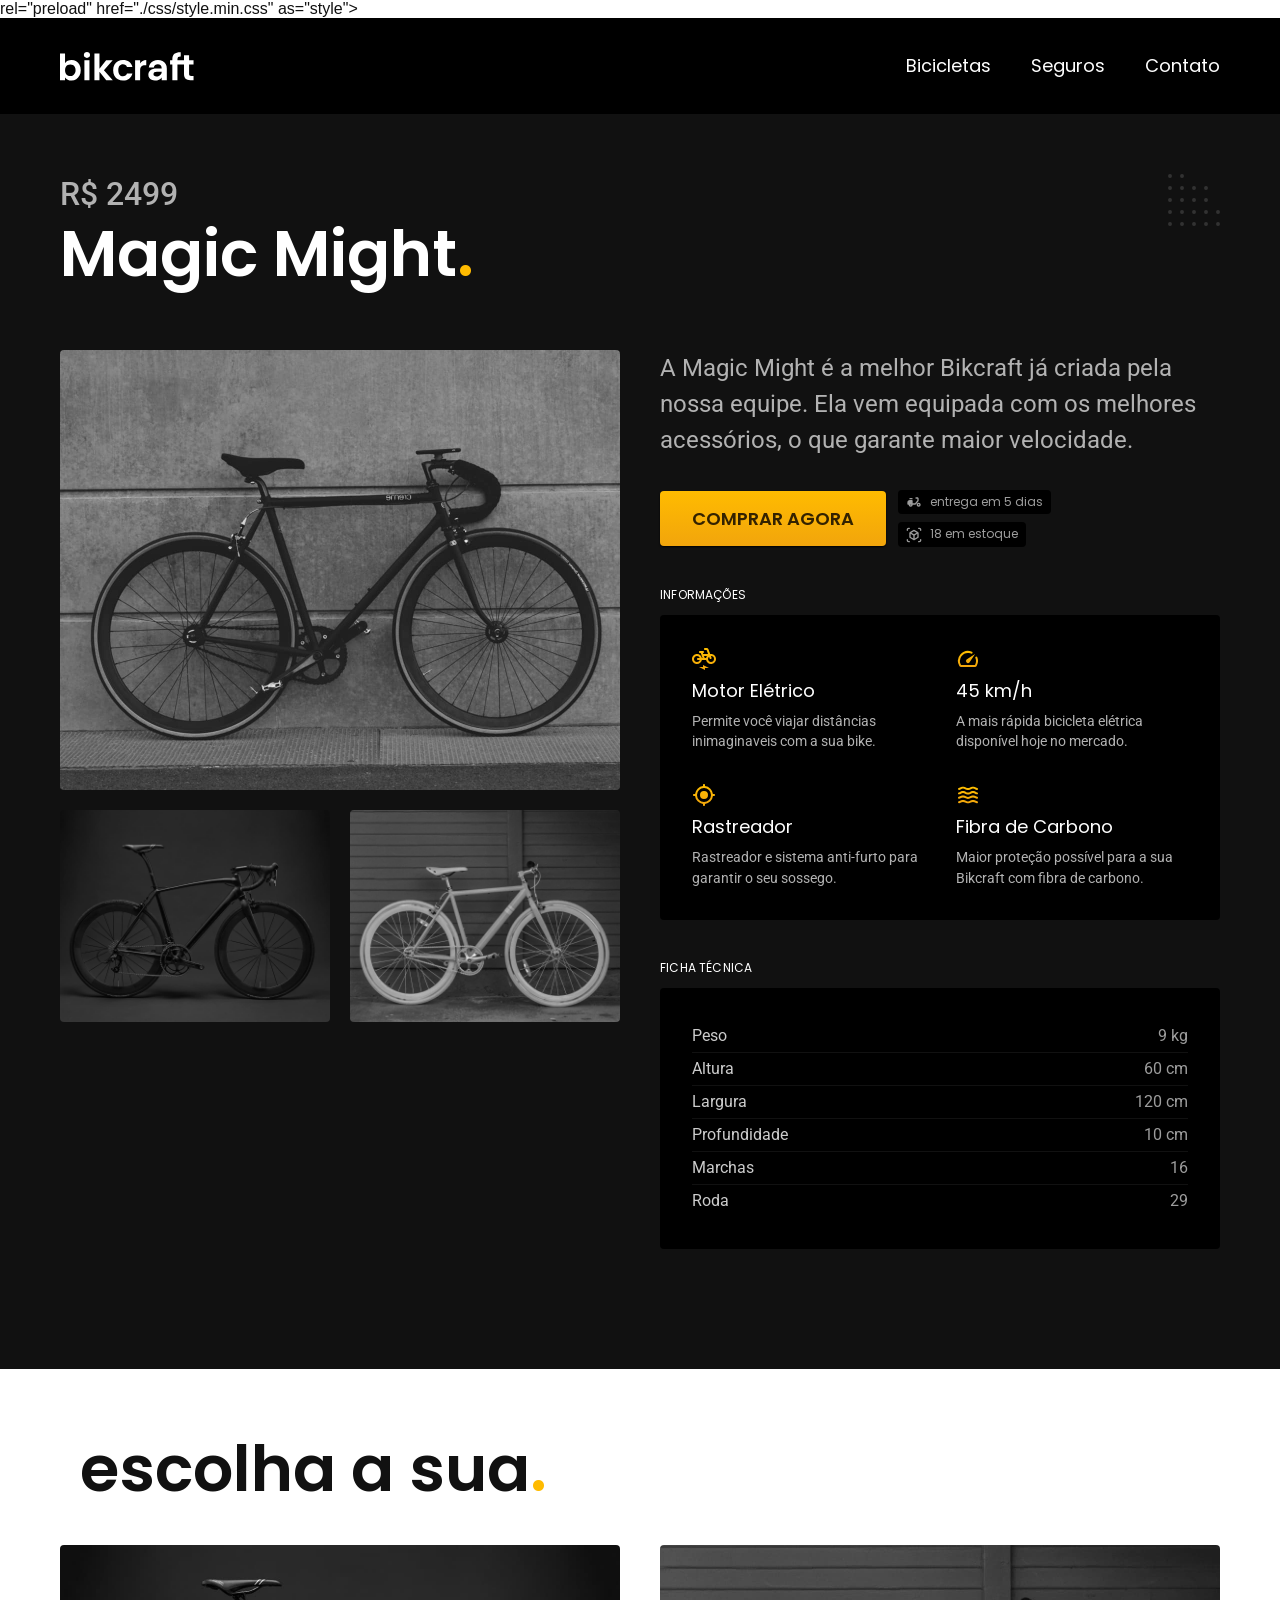
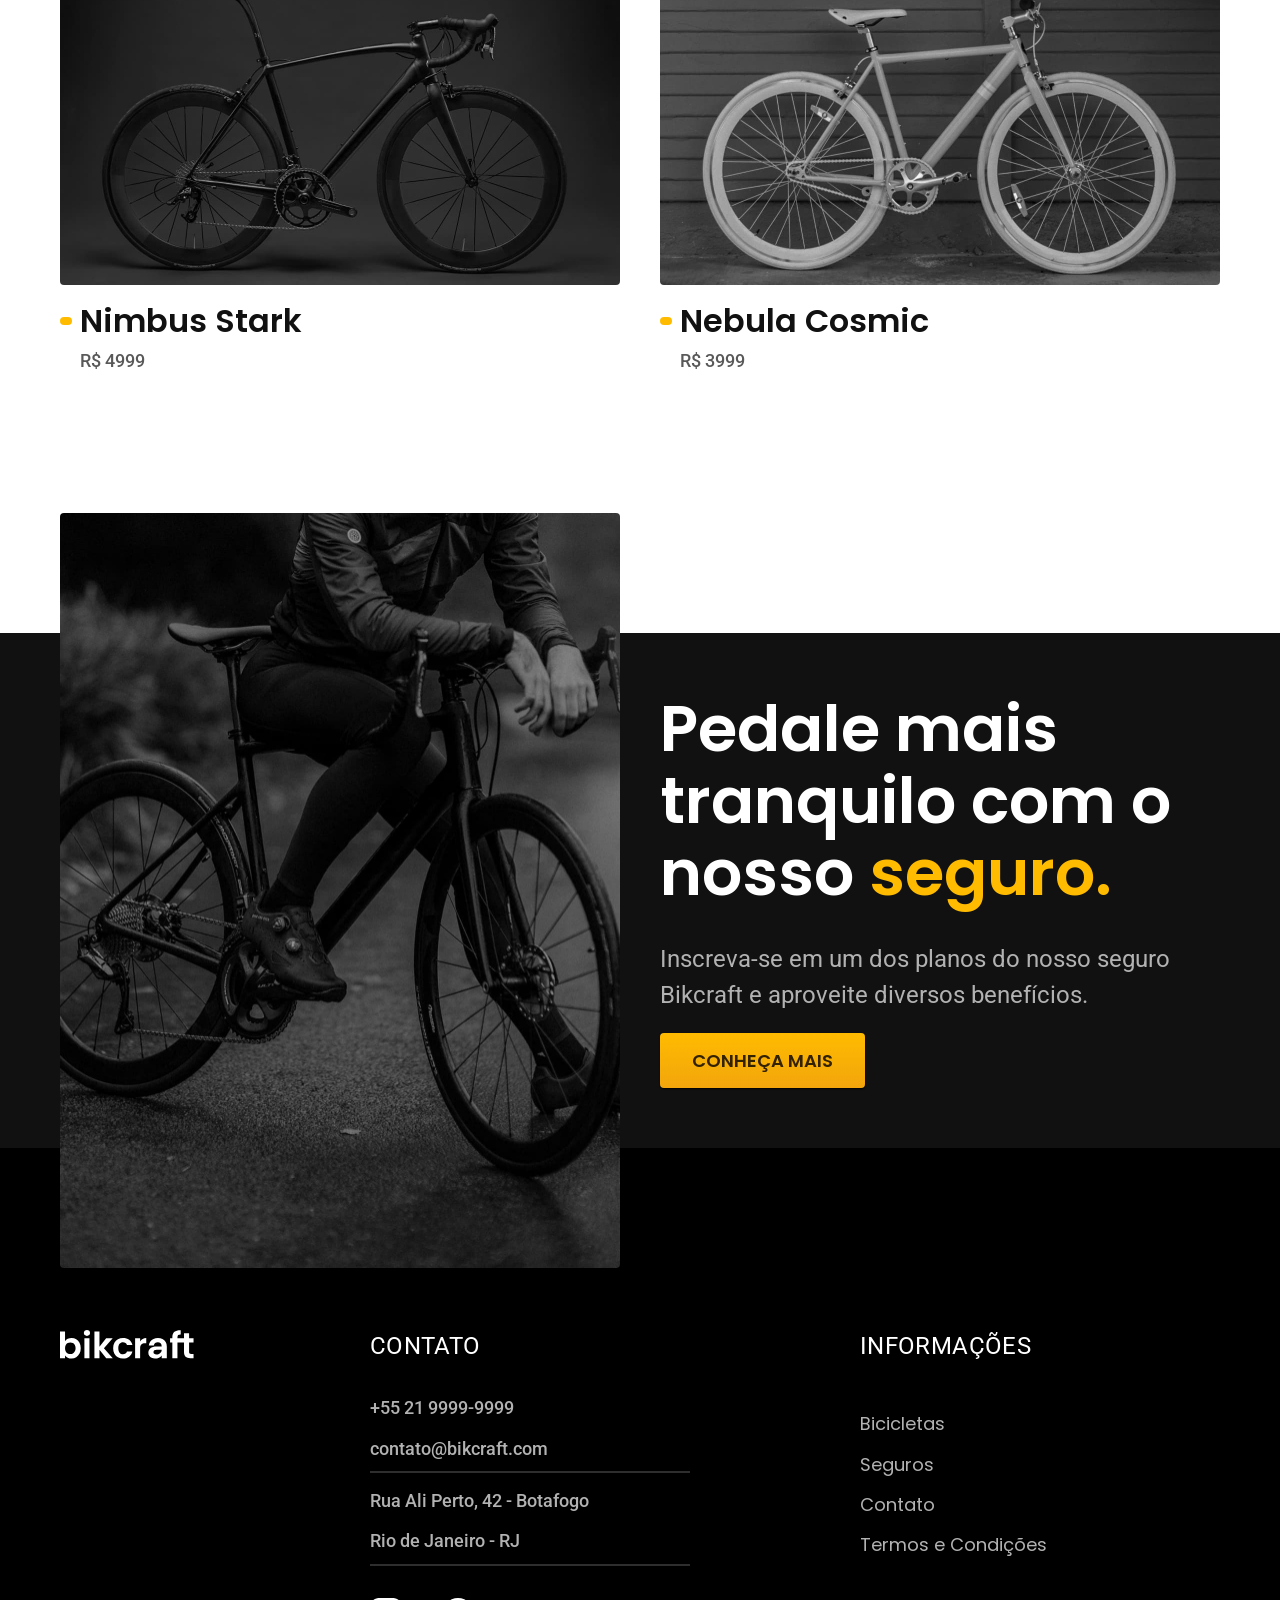
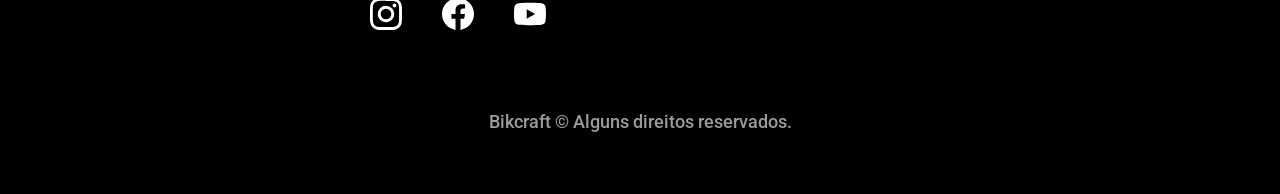
<file: bicicletas/magic.html>
<!DOCTYPE html>
<html lang="pt-br">

<head>
  <meta charset="UTF-8">
  <meta name="viewport" content="width=device-width, initial-scale=1.0">

  <title>Magic | Bikcraft</title>
  <meta name="description" content="Magic.">

  <link rel="icon" href="../favicon.svg" type="image/svg+xml">
  <link rel="stylesheet" href="../css/style.min.css">
  <script>document.documentElement.classList.add('js');</script>

  <link rel="preconnect" href="https://fonts.googleapis.com">
  <link rel="preconnect" href="https://fonts.gstatic.com" crossorigin>
  <link href="https://fonts.googleapis.com/css2?family=Merriweather:ital,opsz,wght@0,18..144,900;1,18..144,900&family=Poppins:wght@400;600&family=Roboto:ital@0;1&display=swap" rel="stylesheet">rel="preload" href="./css/style.min.css" as="style">
</head>

<body id="bicicleta">
  <header class="header-bg">
    <div class="header container">
      <a href="../">
        <img src="../img/bikcraft.svg" alt="Bikcraft">
      </a>

      <nav aria-label="primaria">
        <ul class="header-menu font-1-m cor-0">
          <li><a href="../bicicletas.html">Bicicletas</a></li>
          <li><a href="../seguros.html">Seguros</a></li>
          <li><a href="../contato.html">Contato</a></li>
        </ul>
      </nav>
    </div>
  </header>

  <main class="titulo-bg">
    <div>
      <div class="titulo container">
        <p class="font-2-xl cor-5">R$ 2499</p>
        <h1 class="font-1-xxl cor-0">Magic Might<span class="cor-p1">.</span></h1>
      </div>
    </div>
    <div class="bicicleta container">
      <div class="bicicleta-imagens">
        <img src="../img/bicicleta/nimbus2.jpg" alt="Bicicleta Magic Foto 1">
        <img src="../img/bicicleta/nimbus1.jpg" alt="Bicicleta Magic Foto 2">
        <img src="../img/bicicleta/nimbus3.jpg" alt="Bicicleta Magic Foto 3">
      </div>
      <div class="bicicleta-conteudo">
        <p class="font-2-l cor-5">A Magic Might é a melhor Bikcraft já criada pela nossa equipe. Ela vem equipada com os melhores acessórios, o que garante maior velocidade.</p>
        <div class="bicicleta-comprar">
          <a class="botao" href="../orcamento.html?tipo=bikcraft&produto=magic">Comprar Agora</a>
          <span class="font-1-xs cor-6"><img src="../img/icones/entrega.svg" alt=""> entrega em 5 dias</span>
          <span class="font-1-xs cor-6"><img src="../img/icones/estoque.svg" alt=""> 18 em estoque</span>
        </div>

        <h2 class="font-1-xs cor-0">Informações</h2>
        <ul class="bicicleta-informacoes">
          <li>
            <img src="../img/icones/eletrica.svg" alt="">
            <h3 class="font-1-m cor-0">Motor Elétrico</h3>
            <p class="font-2-xs cor-5">Permite você viajar distâncias inimaginaveis com a sua bike.</p>
          </li>
          <li>
            <img src="../img/icones/velocidade.svg" alt="">
            <h3 class="font-1-m cor-0">45 km/h</h3>
            <p class="font-2-xs cor-5">A mais rápida bicicleta elétrica disponível hoje no mercado.</p>
          </li>
          <li>
            <img src="../img/icones/rastreador.svg" alt="">
            <h3 class="font-1-m cor-0">Rastreador</h3>
            <p class="font-2-xs cor-5">Rastreador e sistema anti-furto para garantir o seu sossego.</p>
          </li>
          <li>
            <img src="../img/icones/carbono.svg" alt="">
            <h3 class="font-1-m cor-0">Fibra de Carbono</h3>
            <p class="font-2-xs cor-5">Maior proteção possível para a sua Bikcraft com fibra de carbono.</p>
          </li>
        </ul>
        <h2 class="font-1-xs cor-0">Ficha Técnica</h2>
        <ul class="bicicleta-ficha font-2-s cor-4">
          <li>Peso <span>9 kg</span></li>
          <li>Altura <span>60 cm</span></li>
          <li>Largura <span>120 cm</span></li>
          <li>Profundidade <span>10 cm</span></li>
          <li>Marchas <span>16</span></li>
          <li>Roda <span>29</span></li>
        </ul>
      </div>
    </div>
  </main>

  <article class="bicicletas-lista container">
    <h2 class="container font-1-xxl">escolha a sua<span class="cor-p1">.</span></h2>

    <ul>
      <li>
        <a href="./nimbus.html">
          <img src="../img/bicicletas/nimbus.jpg" alt="Bicicleta preta">
          <h3 class="font-1-xl">Nimbus Stark</h3>
          <span class="font-2-m cor-8">R$ 4999</span>
        </a>
      </li>
      <li>
        <a href="./nebula.html">
          <img src="../img/bicicletas/nebula.jpg" alt="Bicicleta preta">
          <h3 class="font-1-xl">Nebula Cosmic</h3>
          <span class="font-2-m cor-8">R$ 3999</span>
        </a>
      </li>
    </ul>
  </article>

  <article class="seguro-bg">
    <div class="seguro container">
      <div class="seguro-imagem">
        <img src="../img/fotos/seguros.jpg" alt="Pessoa parada em cima de uma bicicleta.">
      </div>
      <div class="seguro-conteudo">
        <h2 class="font-1-xxl cor-0">Pedale mais tranquilo com o nosso <span class="cor-p1">seguro.</span></h2>
        <p class="font-2-l cor-5">Inscreva-se em um dos planos do nosso seguro Bikcraft e aproveite diversos benefícios.</p>
        <a class="botao" href="../seguros.html">Conheça Mais</a>
      </div>
    </div>
  </article>

  <footer class="footer-bg">
    <div class="footer container">
      <img src="../img/bikcraft.svg" alt="Bikcraft">
      <div class="footer-contato">
        <h3 class="font-2-l-b cor-0">Contato</h3>
        <ul class="font-2-m cor-5">
          <li><a href="tel:+552199999999">+55 21 9999-9999</a></li>
          <li><a href="mailto:contato@bikcraft.com">contato@bikcraft.com</a></li>
          <li>Rua Ali Perto, 42 - Botafogo</li>
          <li>Rio de Janeiro - RJ</li>
        </ul>
        <div class="footer-redes">
          <a href="../">
            <img src="../img/redes/instagram.svg" alt="Instagram">
          </a>
          <a href="../">
            <img src="../img/redes/facebook.svg" alt="Facebook">
          </a>
          <a href="../">
            <img src="../img/redes/youtube.svg" alt="Youtube">
          </a>
        </div>
      </div>
      <div class="footer-informacoes">
        <h3 class="font-2-l-b cor-0">Informações</h3>
        <nav>
          <ul class="font-1-m cor-5">
            <li><a href="../bicicletas.html">Bicicletas</a></li>
            <li><a href="../seguros.html">Seguros</a></li>
            <li><a href="../contato.html">Contato</a></li>
            <li><a href="../termos.html">Termos e Condições</a></li>
          </ul>
        </nav>
      </div>
      <p class="footer-copy font-2-m cor-6">Bikcraft © Alguns direitos reservados.</p>
    </div>
  </footer>
  <script src="../js/script.js"></script>
</body>

</html>
</file>
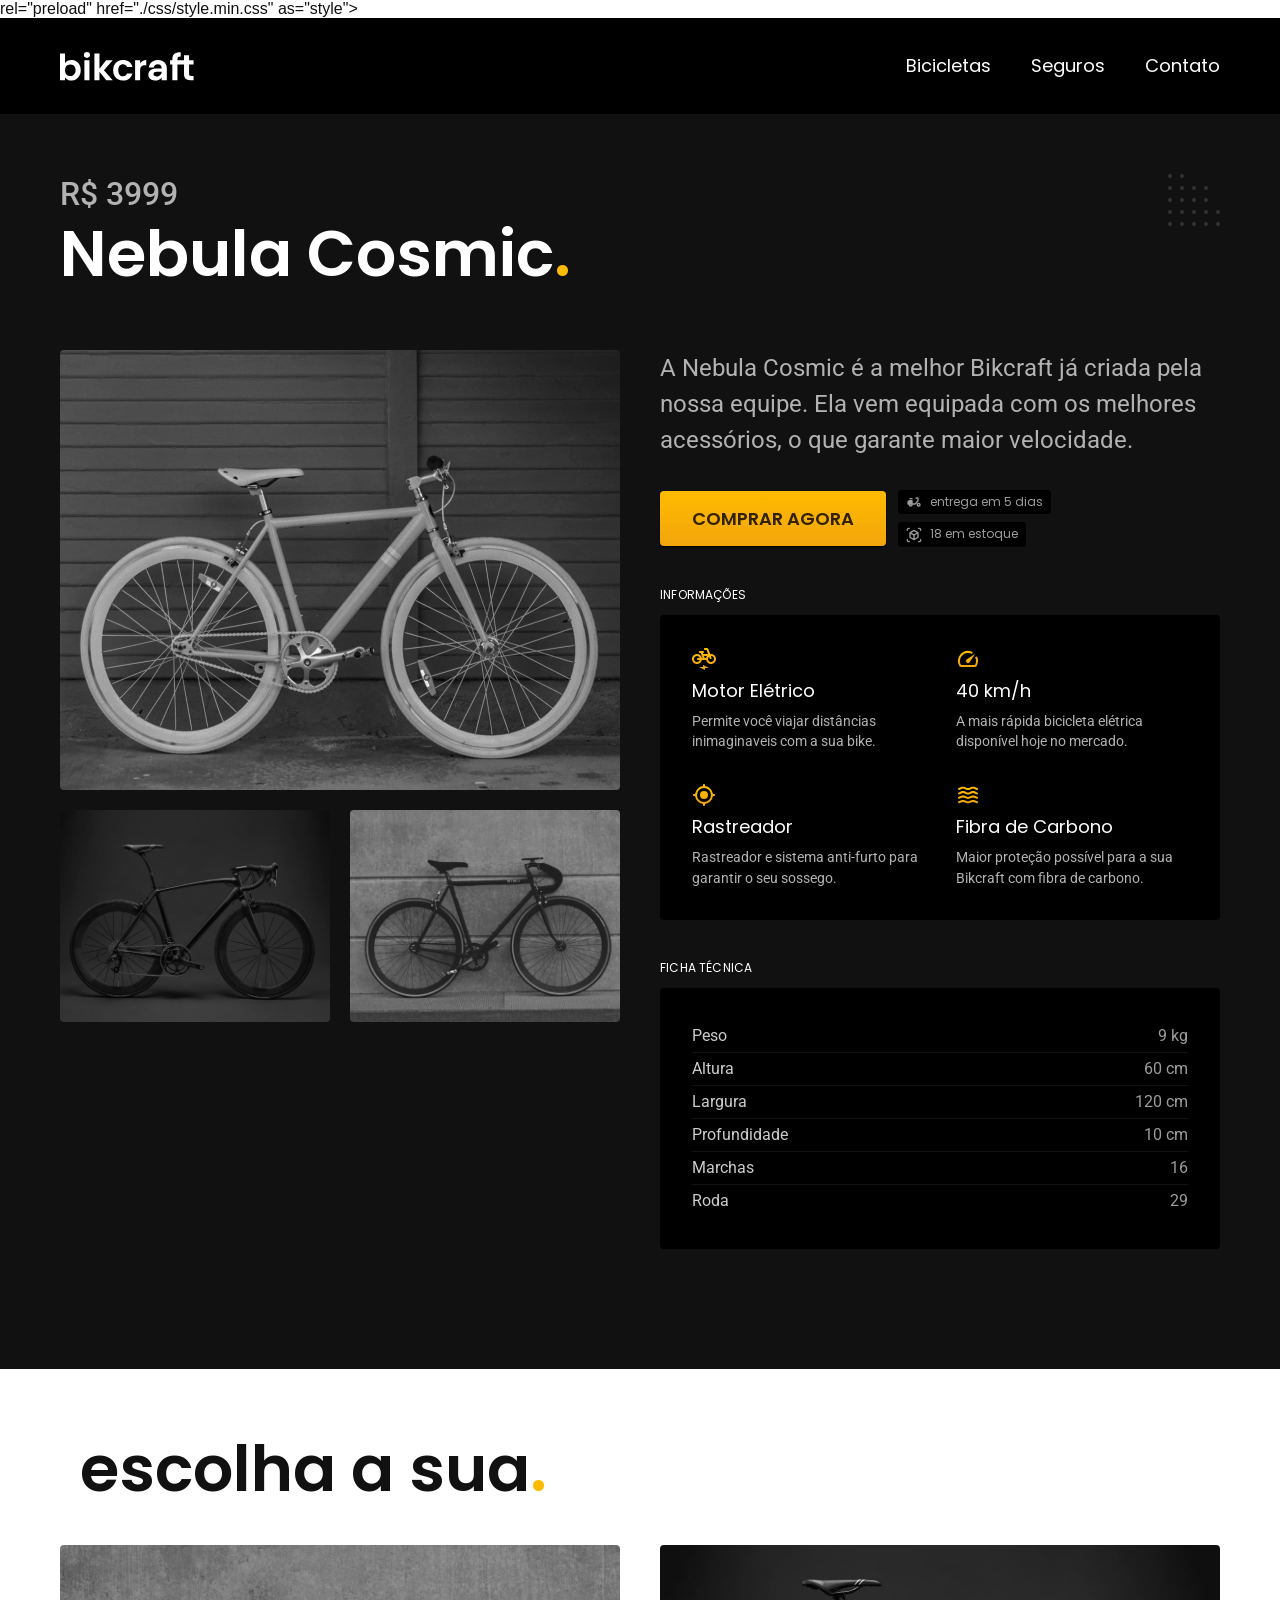
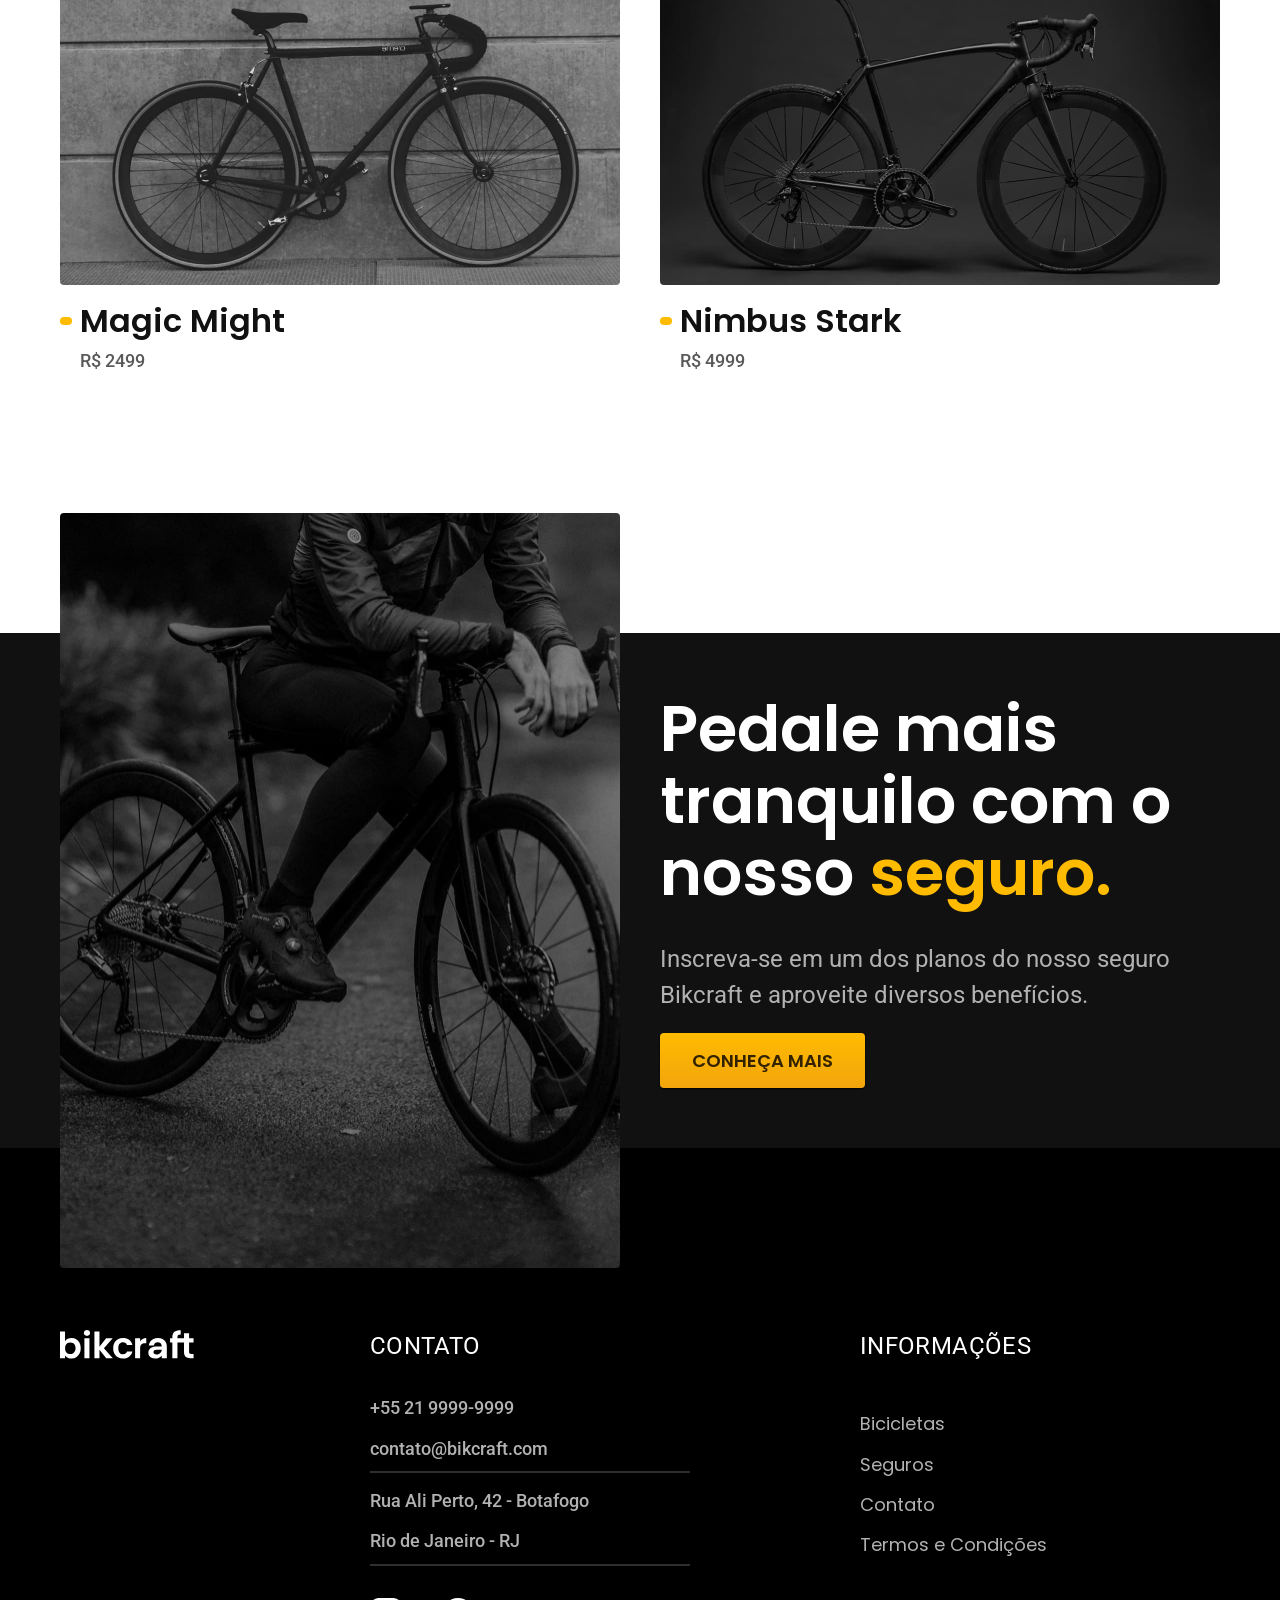
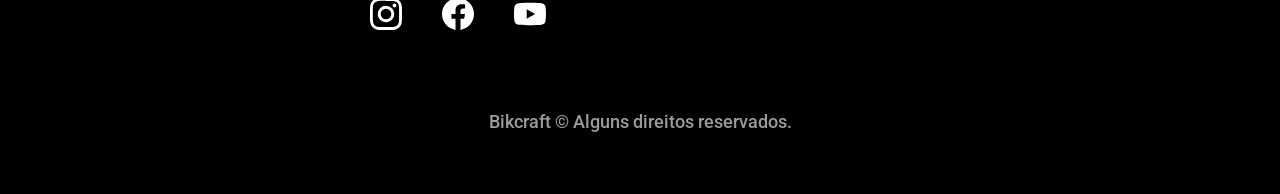
<file: bicicletas/nebula.html>
<!DOCTYPE html>
<html lang="pt-br">

<head>
  <meta charset="UTF-8">
  <meta name="viewport" content="width=device-width, initial-scale=1.0">

  <title>Nebula Cosmic | Bikcraft</title>
  <meta name="description" content="Nebula.">

  <link rel="icon" href="../favicon.svg" type="image/svg+xml">
  <link rel="stylesheet" href="../css/style.min.css">
  <script>document.documentElement.classList.add('js');</script>

  <link rel="preconnect" href="https://fonts.googleapis.com">
  <link rel="preconnect" href="https://fonts.gstatic.com" crossorigin>
  <link href="https://fonts.googleapis.com/css2?family=Merriweather:ital,opsz,wght@0,18..144,900;1,18..144,900&family=Poppins:wght@400;600&family=Roboto:ital@0;1&display=swap" rel="stylesheet">rel="preload" href="./css/style.min.css" as="style">
</head>

<body id="bicicleta">
  <header class="header-bg">
    <div class="header container">
      <a href="../">
        <img src="../img/bikcraft.svg" alt="Bikcraft">
      </a>

      <nav aria-label="primaria">
        <ul class="header-menu font-1-m cor-0">
          <li><a href="../bicicletas.html">Bicicletas</a></li>
          <li><a href="../seguros.html">Seguros</a></li>
          <li><a href="../contato.html">Contato</a></li>
        </ul>
      </nav>
    </div>
  </header>

  <main class="titulo-bg">
    <div>
      <div class="titulo container">
        <p class="font-2-xl cor-5">R$ 3999</p>
        <h1 class="font-1-xxl cor-0">Nebula Cosmic<span class="cor-p1">.</span></h1>
      </div>
    </div>
    <div class="bicicleta container">
      <div class="bicicleta-imagens">
        <img src="../img/bicicleta/nimbus3.jpg" alt="Bicicleta Nebula Foto 1">
        <img src="../img/bicicleta/nimbus1.jpg" alt="Bicicleta Nebula Foto 2">
        <img src="../img/bicicleta/nimbus2.jpg" alt="Bicicleta Nebula Foto 3">
      </div>
      <div class="bicicleta-conteudo">
        <p class="font-2-l cor-5">A Nebula Cosmic é a melhor Bikcraft já criada pela nossa equipe. Ela vem equipada com os melhores acessórios, o que garante maior velocidade.</p>
        <div class="bicicleta-comprar">
          <a class="botao" href="../orcamento.html?tipo=bikcraft&produto=nebula">Comprar Agora</a>
          <span class="font-1-xs cor-6"><img src="../img/icones/entrega.svg" alt=""> entrega em 5 dias</span>
          <span class="font-1-xs cor-6"><img src="../img/icones/estoque.svg" alt=""> 18 em estoque</span>
        </div>

        <h2 class="font-1-xs cor-0">Informações</h2>
        <ul class="bicicleta-informacoes">
          <li>
            <img src="../img/icones/eletrica.svg" alt="">
            <h3 class="font-1-m cor-0">Motor Elétrico</h3>
            <p class="font-2-xs cor-5">Permite você viajar distâncias inimaginaveis com a sua bike.</p>
          </li>
          <li>
            <img src="../img/icones/velocidade.svg" alt="">
            <h3 class="font-1-m cor-0">40 km/h</h3>
            <p class="font-2-xs cor-5">A mais rápida bicicleta elétrica disponível hoje no mercado.</p>
          </li>
          <li>
            <img src="../img/icones/rastreador.svg" alt="">
            <h3 class="font-1-m cor-0">Rastreador</h3>
            <p class="font-2-xs cor-5">Rastreador e sistema anti-furto para garantir o seu sossego.</p>
          </li>
          <li>
            <img src="../img/icones/carbono.svg" alt="">
            <h3 class="font-1-m cor-0">Fibra de Carbono</h3>
            <p class="font-2-xs cor-5">Maior proteção possível para a sua Bikcraft com fibra de carbono.</p>
          </li>
        </ul>
        <h2 class="font-1-xs cor-0">Ficha Técnica</h2>
        <ul class="bicicleta-ficha font-2-s cor-4">
          <li>Peso <span>9 kg</span></li>
          <li>Altura <span>60 cm</span></li>
          <li>Largura <span>120 cm</span></li>
          <li>Profundidade <span>10 cm</span></li>
          <li>Marchas <span>16</span></li>
          <li>Roda <span>29</span></li>
        </ul>
      </div>
    </div>
  </main>

  <article class="bicicletas-lista container">
    <h2 class="container font-1-xxl">escolha a sua<span class="cor-p1">.</span></h2>

    <ul>
      <li>
        <a href="./magic.html">
          <img src="../img/bicicletas/magic.jpg" alt="Bicicleta preta">
          <h3 class="font-1-xl">Magic Might</h3>
          <span class="font-2-m cor-8">R$ 2499</span>
        </a>
      </li>
      <li>
        <a href="./nimbus.html">
          <img src="../img/bicicletas/nimbus.jpg" alt="Bicicleta preta">
          <h3 class="font-1-xl">Nimbus Stark</h3>
          <span class="font-2-m cor-8">R$ 4999</span>
        </a>
      </li>
    </ul>
  </article>

  <article class="seguro-bg">
    <div class="seguro container">
      <div class="seguro-imagem">
        <img src="../img/fotos/seguros.jpg" alt="Pessoa parada em cima de uma bicicleta.">
      </div>
      <div class="seguro-conteudo">
        <h2 class="font-1-xxl cor-0">Pedale mais tranquilo com o nosso <span class="cor-p1">seguro.</span></h2>
        <p class="font-2-l cor-5">Inscreva-se em um dos planos do nosso seguro Bikcraft e aproveite diversos benefícios.</p>
        <a class="botao" href="../seguros.html">Conheça Mais</a>
      </div>
    </div>
  </article>

  <footer class="footer-bg">
    <div class="footer container">
      <img src="../img/bikcraft.svg" alt="Bikcraft">
      <div class="footer-contato">
        <h3 class="font-2-l-b cor-0">Contato</h3>
        <ul class="font-2-m cor-5">
          <li><a href="tel:+552199999999">+55 21 9999-9999</a></li>
          <li><a href="mailto:contato@bikcraft.com">contato@bikcraft.com</a></li>
          <li>Rua Ali Perto, 42 - Botafogo</li>
          <li>Rio de Janeiro - RJ</li>
        </ul>
        <div class="footer-redes">
          <a href="../">
            <img src="../img/redes/instagram.svg" alt="Instagram">
          </a>
          <a href="../">
            <img src="../img/redes/facebook.svg" alt="Facebook">
          </a>
          <a href="../">
            <img src="../img/redes/youtube.svg" alt="Youtube">
          </a>
        </div>
      </div>
      <div class="footer-informacoes">
        <h3 class="font-2-l-b cor-0">Informações</h3>
        <nav>
          <ul class="font-1-m cor-5">
            <li><a href="../bicicletas.html">Bicicletas</a></li>
            <li><a href="../seguros.html">Seguros</a></li>
            <li><a href="../contato.html">Contato</a></li>
            <li><a href="../termos.html">Termos e Condições</a></li>
          </ul>
        </nav>
      </div>
      <p class="footer-copy font-2-m cor-6">Bikcraft © Alguns direitos reservados.</p>
    </div>
  </footer>
  <script src="../js/script.js"></script>
</body>

</html>
</file>
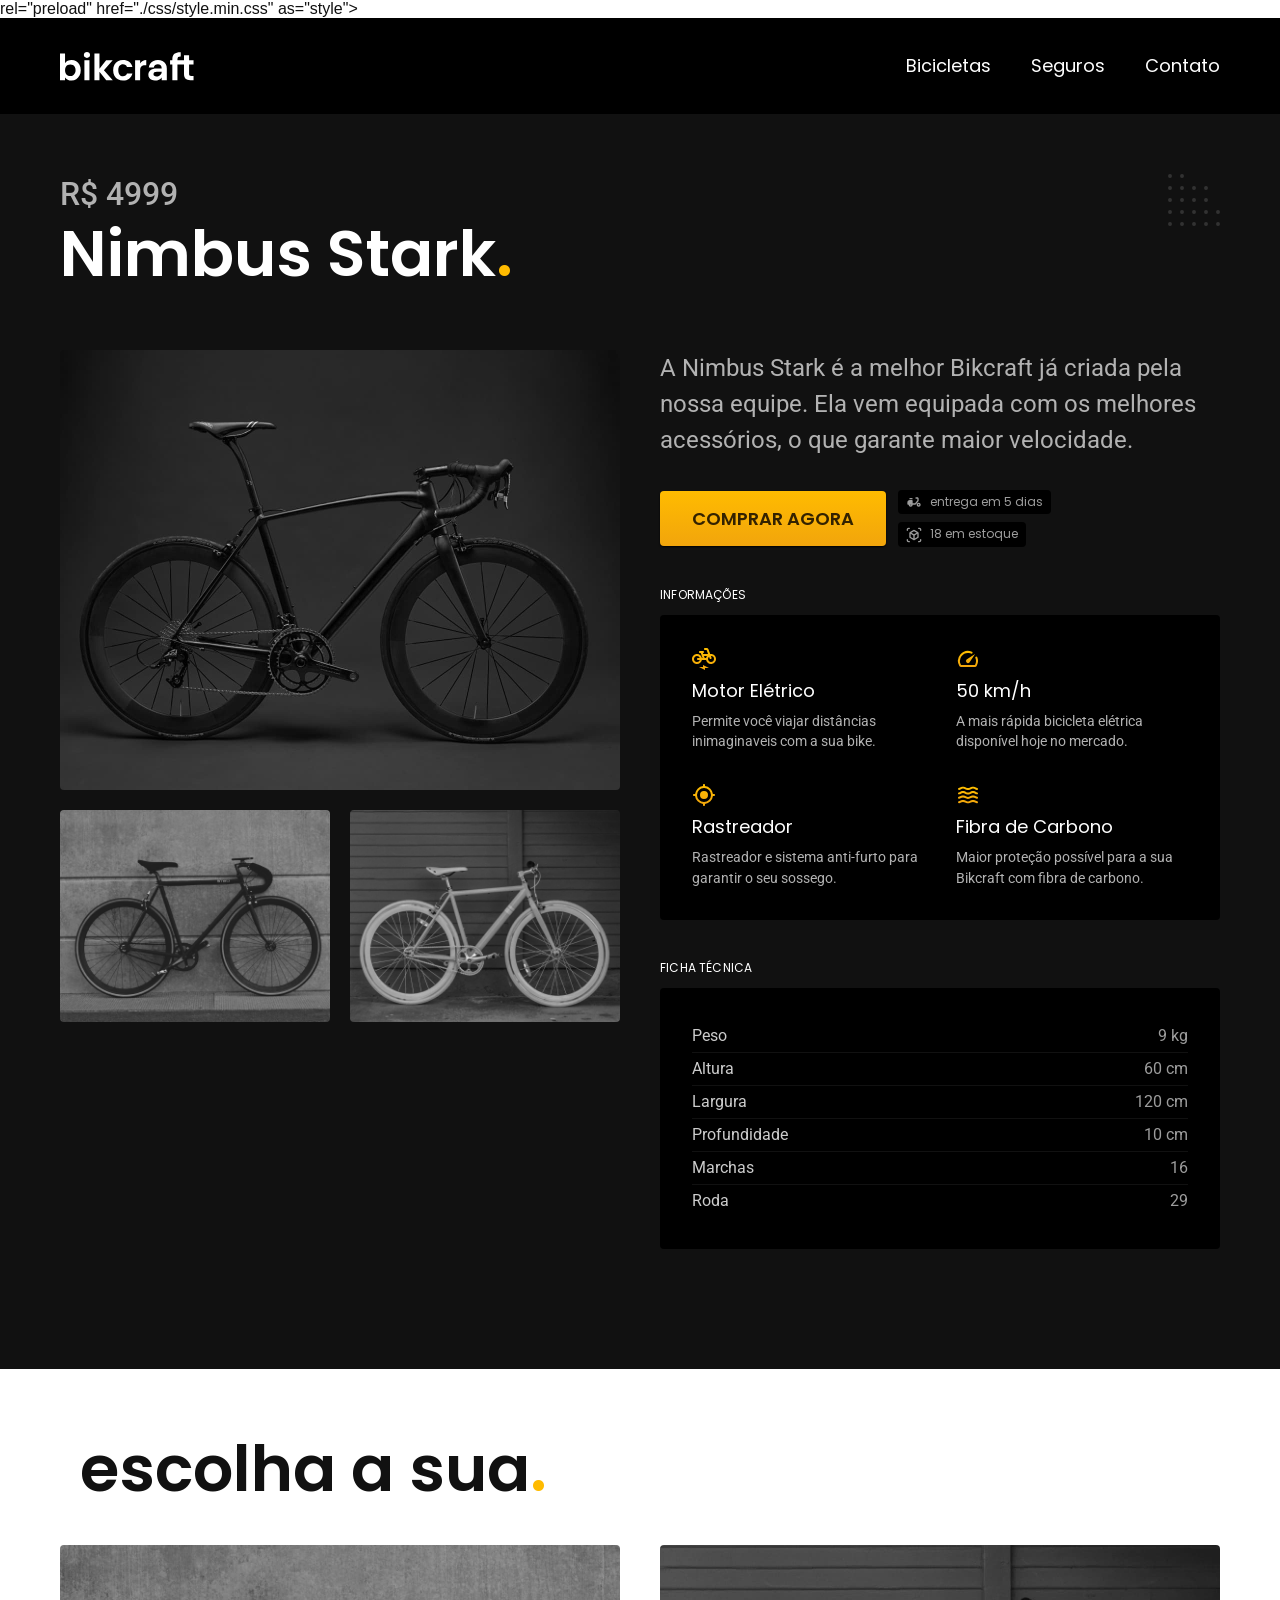
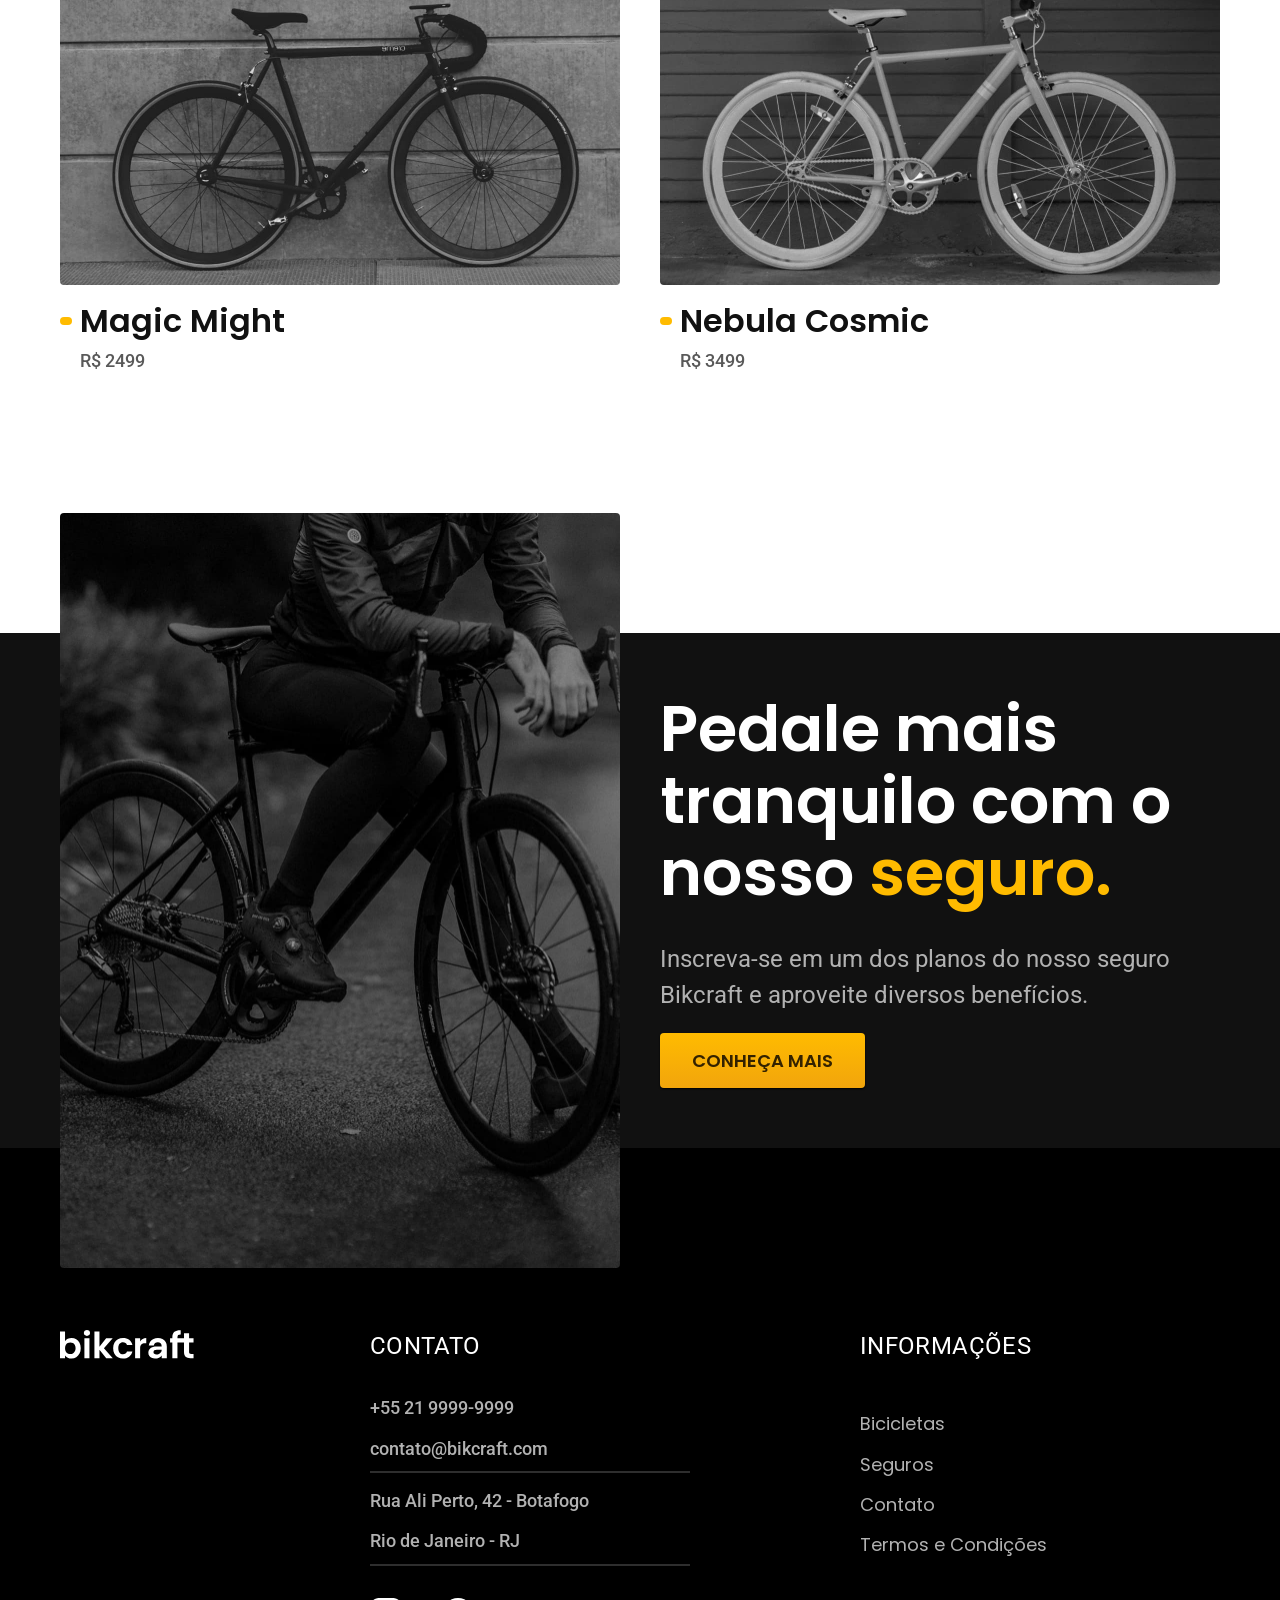
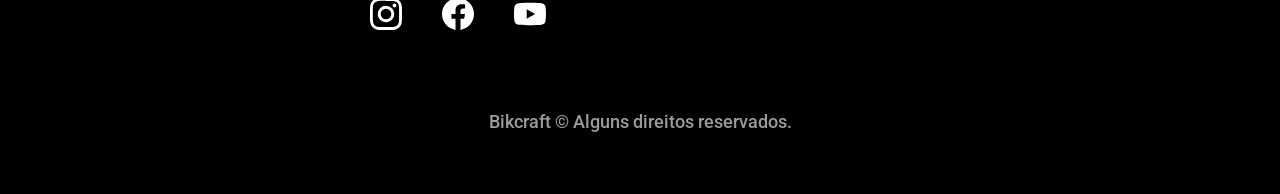
<file: bicicletas/nimbus.html>
<!DOCTYPE html>
<html lang="pt-br">

<head>
  <meta charset="UTF-8">
  <meta name="viewport" content="width=device-width, initial-scale=1.0">

  <title>Nimbus Stark | Bikcraft</title>
  <meta name="description" content="Nimbus.">

  <link rel="icon" href="../favicon.svg" type="image/svg+xml">
  <link rel="stylesheet" href="../css/style.min.css">
  <script>document.documentElement.classList.add('js');</script>

  <link rel="preconnect" href="https://fonts.googleapis.com">
  <link rel="preconnect" href="https://fonts.gstatic.com" crossorigin>
  <link href="https://fonts.googleapis.com/css2?family=Merriweather:ital,opsz,wght@0,18..144,900;1,18..144,900&family=Poppins:wght@400;600&family=Roboto:ital@0;1&display=swap" rel="stylesheet">rel="preload" href="./css/style.min.css" as="style">
</head>

<body id="bicicleta">
  <header class="header-bg">
    <div class="header container">
      <a href="../">
        <img src="../img/bikcraft.svg" alt="Bikcraft">
      </a>

      <nav aria-label="primaria">
        <ul class="header-menu font-1-m cor-0">
          <li><a href="../bicicletas.html">Bicicletas</a></li>
          <li><a href="../seguros.html">Seguros</a></li>
          <li><a href="../contato.html">Contato</a></li>
        </ul>
      </nav>
    </div>
  </header>

  <main class="titulo-bg">
    <div>
      <div class="titulo container">
        <p class="font-2-xl cor-5">R$ 4999</p>
        <h1 class="font-1-xxl cor-0">Nimbus Stark<span class="cor-p1">.</span></h1>
      </div>
    </div>
    <div class="bicicleta container">
      <div class="bicicleta-imagens">
        <img src="../img/bicicleta/nimbus1.jpg" alt="Bicicleta Nimbus Foto 1">
        <img src="../img/bicicleta/nimbus2.jpg" alt="Bicicleta Nimbus Foto 2">
        <img src="../img/bicicleta/nimbus3.jpg" alt="Bicicleta Nimbus Foto 3">
      </div>
      <div class="bicicleta-conteudo">
        <p class="font-2-l cor-5">A Nimbus Stark é a melhor Bikcraft já criada pela nossa equipe. Ela vem equipada com os melhores acessórios, o que garante maior velocidade.</p>
        <div class="bicicleta-comprar">
          <a class="botao" href="../orcamento.html?tipo=bikcraft&produto=nimbus">Comprar Agora</a>
          <span class="font-1-xs cor-6"><img src="../img/icones/entrega.svg" alt=""> entrega em 5 dias</span>
          <span class="font-1-xs cor-6"><img src="../img/icones/estoque.svg" alt=""> 18 em estoque</span>
        </div>

        <h2 class="font-1-xs cor-0">Informações</h2>
        <ul class="bicicleta-informacoes">
          <li>
            <img src="../img/icones/eletrica.svg" alt="">
            <h3 class="font-1-m cor-0">Motor Elétrico</h3>
            <p class="font-2-xs cor-5">Permite você viajar distâncias inimaginaveis com a sua bike.</p>
          </li>
          <li>
            <img src="../img/icones/velocidade.svg" alt="">
            <h3 class="font-1-m cor-0">50 km/h</h3>
            <p class="font-2-xs cor-5">A mais rápida bicicleta elétrica disponível hoje no mercado.</p>
          </li>
          <li>
            <img src="../img/icones/rastreador.svg" alt="">
            <h3 class="font-1-m cor-0">Rastreador</h3>
            <p class="font-2-xs cor-5">Rastreador e sistema anti-furto para garantir o seu sossego.</p>
          </li>
          <li>
            <img src="../img/icones/carbono.svg" alt="">
            <h3 class="font-1-m cor-0">Fibra de Carbono</h3>
            <p class="font-2-xs cor-5">Maior proteção possível para a sua Bikcraft com fibra de carbono.</p>
          </li>
        </ul>
        <h2 class="font-1-xs cor-0">Ficha Técnica</h2>
        <ul class="bicicleta-ficha font-2-s cor-4">
          <li>Peso <span>9 kg</span></li>
          <li>Altura <span>60 cm</span></li>
          <li>Largura <span>120 cm</span></li>
          <li>Profundidade <span>10 cm</span></li>
          <li>Marchas <span>16</span></li>
          <li>Roda <span>29</span></li>
        </ul>
      </div>
    </div>
  </main>

  <article class="bicicletas-lista container">
    <h2 class="container font-1-xxl">escolha a sua<span class="cor-p1">.</span></h2>

    <ul>
      <li>
        <a href="./magic.html">
          <img src="../img/bicicletas/magic.jpg" alt="Bicicleta preta">
          <h3 class="font-1-xl">Magic Might</h3>
          <span class="font-2-m cor-8">R$ 2499</span>
        </a>
      </li>
      <li>
        <a href="./nebula.html">
          <img src="../img/bicicletas/nebula.jpg" alt="Bicicleta preta">
          <h3 class="font-1-xl">Nebula Cosmic</h3>
          <span class="font-2-m cor-8">R$ 3499</span>
        </a>
      </li>
    </ul>
  </article>

  <article class="seguro-bg">
    <div class="seguro container">
      <div class="seguro-imagem">
        <img src="../img/fotos/seguros.jpg" alt="Pessoa parada em cima de uma bicicleta.">
      </div>
      <div class="seguro-conteudo">
        <h2 class="font-1-xxl cor-0">Pedale mais tranquilo com o nosso <span class="cor-p1">seguro.</span></h2>
        <p class="font-2-l cor-5">Inscreva-se em um dos planos do nosso seguro Bikcraft e aproveite diversos benefícios.</p>
        <a class="botao" href="../seguros.html">Conheça Mais</a>
      </div>
    </div>
  </article>

  <footer class="footer-bg">
    <div class="footer container">
      <img src="../img/bikcraft.svg" alt="Bikcraft">
      <div class="footer-contato">
        <h3 class="font-2-l-b cor-0">Contato</h3>
        <ul class="font-2-m cor-5">
          <li><a href="tel:+552199999999">+55 21 9999-9999</a></li>
          <li><a href="mailto:contato@bikcraft.com">contato@bikcraft.com</a></li>
          <li>Rua Ali Perto, 42 - Botafogo</li>
          <li>Rio de Janeiro - RJ</li>
        </ul>
        <div class="footer-redes">
          <a href="../">
            <img src="../img/redes/instagram.svg" alt="Instagram">
          </a>
          <a href="../">
            <img src="../img/redes/facebook.svg" alt="Facebook">
          </a>
          <a href="../">
            <img src="../img/redes/youtube.svg" alt="Youtube">
          </a>
        </div>
      </div>
      <div class="footer-informacoes">
        <h3 class="font-2-l-b cor-0">Informações</h3>
        <nav>
          <ul class="font-1-m cor-5">
            <li><a href="../bicicletas.html">Bicicletas</a></li>
            <li><a href="../seguros.html">Seguros</a></li>
            <li><a href="../contato.html">Contato</a></li>
            <li><a href="../termos.html">Termos e Condições</a></li>
          </ul>
        </nav>
      </div>
      <p class="footer-copy font-2-m cor-6">Bikcraft © Alguns direitos reservados.</p>
    </div>
  </footer>
  <script src="../js/script.js"></script>
</body>

</html>
</file>
<file: css/style.min.css>
body{margin:0;font-family:Arial,Helvetica,sans-serif;color:#111}blockquote,dd,h1,h2,h3,h4,p,ul{margin:0}ul{padding:0;list-style:none}a{text-decoration:none;color:inherit}img{max-width:100%;height:auto;display:block}[src$=".jpg"]{border-radius:4px}.header-bg{background-color:var(--cor-12)}.header{display:flex;flex-wrap:wrap;gap:1.25rem;justify-content:space-between;align-items:center;padding-top:1.25rem;padding-bottom:1.25rem}.header-menu{display:flex;flex-wrap:wrap;gap:2.5rem}.header-menu a{position:relative;display:inline-block;padding:1rem 0;transition:background-color .3s ease,color .3s ease}.header-menu a:after{content:"";display:block;height:2px;width:0;background:var(--cor-0);margin-top:4px;transition:.3s;position:absolute}.header-menu a.ativo::after,.header-menu a:hover::after{width:100%}@media (max-width:800px){.header-menu{gap:1.25rem}.header-menu a{background:var(--cor-11);border-radius:4px;padding:.75rem 1rem}.header-menu a:after{content:none}.header-menu a:hover{background-color:var(--cor-10)}}@media (max-width:600px){.header-menu{gap:.75rem}.header-menu a{padding:.5rem .75rem;font-size:.875rem}}.introducao-bg{box-shadow:inset 0 -7.5rem var(--cor-0);background:var(--cor-12) url('../img/dec/bottom-left.svg') no-repeat bottom 160px left 20px}.introducao{display:grid;grid-template-columns:1fr 1fr;gap:0 2.5rem}.introducao-conteudo{align-self:end;padding-bottom:12.5rem}.introducao img{width:100%;height:100%;object-fit:cover;border-radius:4px}.introducao h1{margin-bottom:2rem}.introducao p{margin-bottom:1.25rem}@media (max-width:800px){.introducao-bg{background:var(--cor-11);padding-top:2.5rem;box-shadow:inset 0 -3.75rem}.introducao{grid-template-columns:1fr;gap:2rem}.introducao-conteudo{padding-bottom:0}.introducao h1{margin-bottom:1rem}.introducao img{height:18.75rem;width:100%}}.footer-bg{background-color:var(--cor-12)}.footer{display:grid;grid-template-columns:1.5fr 2.5fr 2fr;gap:2.5rem;padding-top:3.75rem;padding-bottom:3.75rem}.footer h3{margin-bottom:2rem}.footer li{margin-top:1rem}.footer-informacoes{display:flex;flex-direction:column}.footer-redes{margin-top:2rem;display:flex;gap:2.5rem}.footer-copy{text-align:center;grid-column:1/-1}.footer-contato li:nth-child(2n)::after{content:"";display:block;height:2px;max-width:320px;margin-top:10px;background:var(--cor-10)}.footer-copy{grid-column:1/-1;margin-top:40px}.footer a{transition:.3s ease}.footer a:hover{color:var(--cor-0)}@media (max-width:800px){.footer>img{display:none}.footer{grid-template-columns:1fr 1fr}}@media (max-width:600px){.footer{grid-template-columns:1fr;gap:60px}.footer-copy{margin-top:0}}.container{box-sizing:border-box;max-width:75rem;padding-left:1.25rem;padding-right:1.25rem;margin-left:auto;margin-right:auto}.botao{padding:1rem 2rem;background:linear-gradient(#fb0,#f2a50c);display:inline-block;border-radius:4px;box-shadow:0 1px 2px #000;text-transform:uppercase;color:var(--cor-p5);font:600 1.125rem/1.3 Poppins,sans-serif;max-width:max-content;border:none;cursor:pointer}.botao:hover{background:linear-gradient(#ffb60d,#e59317)}.botao.secundario{background:var(--cor-10);color:var(--cor-2);transition:.3s ease}.botao.secundario:hover{background:var(--cor-9)}.botao.seta{display:flex;align-items:center}.botao.seta::after{content:"";display:inline-block;width:18px;height:10px;margin-left:12px;background:url("../img/icones/seta.svg");transition:transform .2s}.botao.seta:hover::after{transform:translateX(4px)}@media (max-width:800px){.botao{padding:.75rem 1rem;font-size:1rem}}.link{display:inline-block;color:var(--cor-p1);font:500 1.5rem/1.5 Poppins,sans-serif;text-transform:uppercase;transition:.3s ease}.link::after{content:"";display:block;width:100%;height:4px;background-color:currentColor}.link:hover{color:var(--cor-0)}.titulo-bg{padding-top:60px;padding-bottom:60px;background-color:var(--cor-11)}.titulo{background:url('../img/dec/top-right.svg') no-repeat top right 20px}.titulo p{margin-bottom:4px}@media (max-width:800px){.titulo-bg{padding-top:40px;padding-bottom:40px}.titulo p{font-size:1rem;text-transform:lowercase;font-weight:400}}.font-1-xs{font:400 0.75rem/1.35 Poppins,sans-serif}.font-2-xs{font:400 0.875rem/1.43 Roboto,sans-serif}.font-1-s{font:400 1rem/1.5 Poppins,sans-serif}.font-2-s{font:400 1rem/1.5 Roboto,sans-serif}.font-1-m,.font-1-m-b{font:400 1.125rem/1.35 Poppins,sans-serif}.font-1-m-b{font:600}.font-2-m{font:500 1.125rem/1.35 Roboto,sans-serif}.font-1-l{font:400 1.5rem/1.5 Poppins,sans-serif}.font-2-l,.font-2-l-b{font:400 1.5rem/1.5 Roboto,sans-serif}.font-2-l-b{font:500;letter-spacing:.015em;text-transform:uppercase}.font-1-xl{font:600 2rem/1.25 Poppins,sans-serif}.font-2-xl{font:500 2rem/1.25 Roboto,sans-serif}.font-1-xxl{font:600 4rem/1.125 Poppins,sans-serif}@media (max-width:1200px){.font-1-xxl{font-size:3rem}.font-2-l,.font-2-l-b{font-size:1.1rem}}@media (max-width:800px){.font-1-xxl{font-size:2rem}.font-1-xl,.font-2-xl{font-size:1.5rem}}:root{--cor-0:#fff;--cor-1:#f7f7f7;--cor-2:#ededed;--cor-3:#dedede;--cor-4:#cccccc;--cor-5:#b2b2b2;--cor-6:#9c9c9c;--cor-7:#b2b2b2;--cor-8:#595959;--cor-9:#404040;--cor-10:#2e2e2e;--cor-11:#111;--cor-12:#000;--cor-p1:#ffbb00;--cor-p2:#e4a30b;--cor-p3:#a66f00;--cor-p4:#664400;--cor-p5:#332200}.cor-0{color:var(--cor-0)}.cor-1{color:var(--cor-1)}.cor-2{color:var(--cor-2)}.cor-3{color:var(--cor-3)}.cor-4{color:var(--cor-4)}.cor-5{color:var(--cor-5)}.cor-6{color:var(--cor-6)}.cor-7{color:var(--cor-7)}.cor-8{color:var(--cor-8)}.cor-9{color:var(--cor-9)}.cor-10{color:var(--cor-10)}.cor-11{color:var(--cor-11)}.cor-12{color:var(--cor-12)}.cor-p1{color:var(--cor-p1)}.cor-p2{color:var(--cor-p2)}.cor-p3{color:var(--cor-p3)}.cor-p4{color:var(--cor-p4)}.cor-p5{color:var(--cor-p5)}.form{display:grid;grid-template-columns:1fr 1fr;gap:20px}.form label{display:block;font:400 1rem/1.5 Poppins,sans-serif;margin-bottom:4px}.form .col-2{grid-column:span 2}.form input[type=email],.form input[type=text],.form textarea{font:400 1rem/1.5 Roboto,sans-serif;background:var(--cor-1);border:1px solid var(--cor-2);padding:12px;border-radius:4px;width:100%;box-sizing:border-box}.form input[type=email]:focus,.form input[type=text]:focus,.form textarea:focus{outline:0;border-color:var(--cor-p1);background:var(--cor-0);box-shadow:0 0 0 2px #fea}@media (max-width:600px){.form{grid-template-columns:1fr}.form .col-2{grid-column:1}}.js .fadeInDown{transform:translate3d(0,-20px,0)}.js .fadeInUp{transform:translate3d(0,20px,0)}.js .fadeInRight{transform:translate3d(20px,0,0)}.js .fadeInLeft{transform:translate3d(-20px,0,0)}.js [data-anime]{opacity:0}.js .anime{opacity:1;transform:none;transition:transform .8s,opacity .8s}.bicicleta{display:grid;grid-template-columns:1fr 1fr;align-items:start;gap:40px;padding-top:60px;padding-bottom:60px}#bicicleta .titulo p{text-transform:uppercase}.bicicleta-imagens{display:flex;flex-wrap:wrap;gap:20px}.bicicleta-imagens img{flex:1;min-width:200px}.bicicleta-imagens img:first-child{min-width:100%}.bicicleta-conteudo>p{margin-bottom:32px}.bicicleta-comprar{display:grid;grid-template-columns:max-content auto;align-items:center;justify-items:start;gap:8px 12px;margin-bottom:40px}.bicicleta-comprar a{grid-row:span 2}.bicicleta-comprar span{display:flex;align-items:center;background-color:var(--cor-12);gap:8px;padding:4px 8px;border-radius:4px}.bicicleta-conteudo h2{text-transform:uppercase;letter-spacing:.015em;margin-bottom:12px}.bicicleta-ficha,.bicicleta-informacoes{padding:32px;background-color:var(--cor-12);border-radius:4px}.bicicleta-informacoes{margin-bottom:40px;display:grid;grid-template-columns:1fr 1fr;gap:32px}.bicicleta-informacoes img{width:24px;margin-bottom:8px}.bicicleta-informacoes h3{margin-bottom:8px}.bicicleta-ficha li{padding:4px 0;display:flex;justify-content:space-between;border-bottom:1px solid var(--cor-11)}.bicicleta-ficha li:last-child{border-bottom:none}.bicicleta-ficha span{color:var(--cor-6)}@media (max-width:800px){.bicicleta{grid-template-columns:1fr}.bicicleta-imagens{grid-row:2}}@media (max-width:400px){.bicicleta-informacoes{grid-template-columns:1fr}.bicicleta-comprar{grid-template-columns:1fr}}.seguro-bg{background-color:var(--cor-11);box-shadow:inset 0 120px var(--cor-0),inset 0 -120px var(--cor-12)}.seguro{display:grid;grid-template-columns:1fr 1fr;gap:40px}.seguro-imagem img{width:100%;height:100%;object-fit:cover}.seguro-conteudo{padding-top:180px;padding-bottom:180px}.seguro h2{margin-bottom:32px}.seguro p{margin-bottom:20px}@media (max-width:800px){.seguro bg{box-shadow:inset 0 -60px var(--cor-12)}.seguro{grid-template-columns:1fr}.seguro-conteudo{grid-row:1;padding-top:140px;padding-bottom:0}}.bicicletas-bg{background:linear-gradient(to right,var(--cor-0) 30%,var(--cor-11) 0)}.bicicletas{display:grid;grid-template-columns:1fr 1fr;gap:40px;padding-top:60px;padding-bottom:60px;background:url('../img/dec/top-right.svg') no-repeat top 40px right 40px}.bicicletas-imagem{display:grid}.bicicletas-imagem img{grid-area:1/1}.bicicletas-imagem span{grid-area:1/1;place-self:start end;background:var(--cor-12);display:inline-block;padding:8px 16px 8px 8px;margin-top:20px;border-radius:4px 0 0 4px}.bicicletas-conteudo{display:grid;grid-template-columns:1fr auto;align-content:start}.bicicletas h2,.bicicletas p{grid-column:1/-1}.bicicletas h2{margin-bottom:20px}.bicicletas h2::before{content:"";display:block;width:12px;height:8px;background-color:var(--cor-p1);margin-bottom:8px}.bicicletas p{margin-bottom:32px}.bicicletas a{place-self:end}.bicicletas li{display:flex;align-items:center}.bicicletas ul{display:grid;gap:16px}.bicicletas-conteudo img{width:24px;margin-right:8px}.bicicletas li+li{margin-top:16px}@media (max-width:800px){.bicicletas-bg{background:var(--cor-11)}.bicicletas{grid-template-columns:1fr;gap:20px;padding-top:40px;padding-bottom:40px}}@media (max-width:600px){.bicicletas-conteudo{grid-template-columns:1fr}.bicicletas ul{font-size:1rem;grid-template-columns:1fr 1fr;margin-bottom:32px}.bicicletas a{place-self:start}}.bicicletas-lista{padding-top:4rem;padding-bottom:7.5rem}.bicicletas-lista h2{margin-bottom:2.5rem}.bicicletas-lista ul{display:flex;gap:2.5rem;padding:0 1.25rem 1.25rem 1.25rem;max-width:87.5rem;margin-left:auto;margin-right:auto;overflow-x:auto}#bicicleta .bicicletas-lista ul{padding:0 0 20px 0}.bicicletas-lista li{min-width:17.5rem}.bicicletas-lista a{display:block}.bicicletas-lista img{margin-bottom:1rem}.bicicletas-lista h3{margin-bottom:.5rem;display:flex;align-items:center}.bicicletas-lista h3::before{content:"";display:inline-block;height:.5rem;width:.75rem;background-color:var(--cor-p1);margin-right:.5rem;border-radius:.25rem;transition:width .3s ease}.bicicletas-lista a:hover h3::before{width:1.5rem}.bicicletas-lista li span{padding-left:1.25rem}@media (max-width:800px){.bicicletas-lista{padding-top:3.75rem;padding-bottom:3.75rem}.bicicletas-lista container{padding-top:3.75rem;padding-bottom:0}.bicicletas-lista ul{gap:1.25rem}}.tecnologia-bg{background-color:var(--cor-11);box-shadow:inset 0 7.5rem var(--cor-0),inset 0 -5rem var(--cor-0)}.tecnologia{display:grid;grid-template-columns:1fr 1fr;gap:2.5rem}.tecnologia-imagem img{width:100%;height:100%;object-fit:cover;object-position:left}.tecnologia-conteudo{padding-top:10rem;padding-bottom:10rem}.tecnologia-conteudo>span{display:block;margin-bottom:1.25rem}.tecnologia-conteudo h2{margin-bottom:2rem}.tecnologia-conteudo>p{margin-bottom:1.25rem}.tecnologia a{margin-bottom:5rem}.tecnologia-vantagens{display:flex;gap:2.5rem}.tecnologia-vantagens h3{margin-bottom:.5rem;width:max-content}.tecnologia-vantagens img{width:1.5rem;margin-bottom:o.5rem}@media (max-width:800px){.tecnologia-bg{box-shadow:initial}.tecnologia{grid-template-columns:1fr}.tecnologia-conteudo{padding-top:3.75rem;padding-bottom:3.75rem}.tecnologia-imagem{display:none}.tecnologia a{margin-bottom:3.75rem}}@media(max-width:600px){.tecnologia-vantagens{flex-direction:column}}.parceiros{padding-top:3.75rem;padding-bottom:7.5rem}.parceiros h2{margin-bottom:3.75rem}.parceiros ul{padding:0 1.25rem;max-width:87.5rem;display:grid;grid-template-columns:repeat(4,1fr);margin:0 auto}.parceiros li{display:flex;padding:2rem;border-left:2px solid var(--cor-2)}.parceiros img{margin:auto}.parceiros li:first-child,.parceiros li:nth-child(5){border-left:none}.parceiros li:nth-child(n+5){border-top:2px solid var(--cor-2)}@media (max-width:800px){.parceiros{padding-bottom:3.75rem}.parceiros li{display:flex;padding:20px}.parceiros h2{margin-bottom:1.25rem}.parceiros ul{grid-template-columns:repeat(2,1fr)}.parceiros li:nth-child(n+3){border-top:2px solid var(--cor-2)}.parceiros li:nth-child(odd){border-left:none}}.depoimento{display:grid;grid-template-columns:1fr 1fr;background-color:var(--cor-p1);overflow:hidden}.depoimento img{border-radius:0;width:100%;height:100%;object-fit:cover}.depoimento-conteudo{padding:2.5rem 2.5rem 5rem 5rem;align-self:end;background:url('../img/dec/bottom-right-p.svg') no-repeat bottom 40px right 40px}.depoimento-conteudo p{max-width:32ch;font-family:Merriweather,serif;font-style:italic;font-weight:900;margin-bottom:2rem;position:relative}.depoimento p::after,.depoimento p::before{font-size:5rem;color:var(--cor-p2);position:absolute}.depoimento p::before{content:"“";left:-50px;top:-20px}.depoimento p::after{content:"”"}@media (min-width:1200px){.depoimento img{max-height:520px}}@media (max-width:800px){.depoimento{grid-template-columns:1fr;text-align:center}.depoimento img{max-height:200px}.depoimento-conteudo{padding:40px 20px;justify-self:center}}.seguros-bg{background:var(--cor-11)}.seguros{padding-top:3.75rem;padding-bottom:3.75rem;display:grid;grid-template-columns:1fr 1fr;gap:2.5rem;align-items:center}#seguros .seguros{padding-top:0}.seguros h2{grid-column:1/-1}.seguros-item{background-color:var(--cor-12);padding:2rem 2rem 2rem 3.75rem;display:grid;grid-template-columns:1fr auto;border-radius:4px}.seguros-item h3{margin-bottom:2.5rem}.seguros-item span{grid-column:2;display:block;text-align:right}.seguros-item li{display:flex;align-items:center;position:relative}.seguros-item li+li{margin-top:1.25rem}.seguros-item li::before{content:"";display:block;width:13px;height:9px;background-image:url("../img/icones/lista.svg");position:absolute;left:-21px}.seguros-item ul{grid-column:1/-1;margin-bottom:2rem}.seguros-item a{grid-column:1/-1;text-align:center}@media(max-width:800px){.seguros{grid-template-columns:1fr}}.vantagens-bg{background-color:var(--cor-12);--padding:120px}.vantagens{padding-top:var(--padding);padding-bottom:var(--padding)}.vantagens h2{margin-bottom:60px}.vantagens ul{display:grid;grid-template-columns:repeat(auto-fit,minmax(280px,max-content));gap:40px 80px}.vantagens h3,.vantagens img{margin-bottom:8px}@media (max-width:800px){.vantagens{--padding:60px}.vantagens h2{margin-bottom:40px}.vantagens ul{gap:20px}}.perguntas{padding-bottom:120px;padding-top:120px}.perguntas h2{margin-bottom:60px}.perguntas dl>div{padding:20px;border-radius:4px}.perguntas dl>div:nth-child(odd){background-color:var(--cor-1)}.perguntas button{display:grid;grid-template-columns:auto 1fr auto;align-items:center;gap:8px;cursor:pointer;border:none;background:0 0;width:100%;text-align:left}.perguntas button::before{content:"";display:inline-block;width:12px;height:8px;background-color:var(--cor-p1)}.perguntas button::after{content:"";display:inline-block;width:14px;height:6px;background:url('../img/icones/seta-abrir.svg');transition:.3s}.perguntas button:hover::after,.perguntas button[aria-expanded=true]::after{transform:rotate(180deg)}.js .perguntas dd.ativa{display:block}.js .perguntas dd{display:none;padding-left:20px;padding-top:16px;max-width:80ch}@media (max-width:800px){.perguntas{padding-top:60px;padding-bottom:60px}.perguntas h2{margin-bottom:40px}}#contato{background:linear-gradient(var(--cor-11) 600px,var(--cor-1) 0)}.contato{display:grid;grid-template-columns:5fr 7fr}.contato-dados,.contato-formulario{padding:60px;box-shadow:0 1px 2px rgba(0,0,0,.1)}.contato-dados{border-radius:5px 0 0 5px;background:var(--cor-12) url('../img/dec/bottom-left.svg') no-repeat bottom 20px left 20px}.contato-formulario{border-radius:0 5px 5px 0;background:var(--cor-0) url('../img/dec/bottom-right.svg') no-repeat bottom 20px right 20px}.contato-dados h2{margin-bottom:60px}.contato-endereco{margin-bottom:32px;padding-left:28px;background:url("../img/icones/local.svg") no-repeat 0 2px}.contato-endereco p{margin-bottom:8px}.contato-meios a{display:block;max-width:max-content;margin-bottom:8px;padding-left:28px}.contato-meios a:hover{color:var(--cor-0)}.contato-meios a:first-child{background:url("../img/icones/email.svg") no-repeat 0 2px}.contato-meios a:nth-child(2){margin-bottom:32px}.contato-meios a:nth-child(3){background:url("../img/icones/telefone.svg") no-repeat 0 2px;margin-bottom:60px}.contato-redes{display:flex;gap:32px;padding-left:28px}@media (max-width:800px){.contato{grid-template-columns:1fr}.contato-dados,.contato-formulario{padding:20px}.contato-dados{border-radius:5px 5px 0 0;background:var(--cor-12)}.contato-formulario{border-radius:0 0 5px 5px}.contato-dados h2,.contato-meios a:nth-child(3){margin-bottom:32px}.contato-redes{margin-bottom:12px}}.lojas{display:grid;grid-template-columns:1fr 1fr;gap:0 40px;padding-top:120px;padding-bottom:120px}.lojas h2{grid-column:1/-1;margin-bottom:60px}.lojas img{border-radius:4px 4px 0 0}.lojas-item{border-radius:4px;background:var(--cor-0) url('../img/dec/bottom-left.svg') no-repeat bottom 20px right 20px;box-shadow:0 1px 2px rgba(0,0,0,.1)}.lojas-conteudo{display:grid;grid-template-columns:1fr 1fr;gap:32px 16px;padding:32px}.lojas-conteudo h3,.lojas-tempo{grid-column:1/-1}.lojas-dados{display:grid;gap:8px;border-left:2px solid var(--cor-2);padding-left:12px}.lojas-tempo{display:flex;align-items:center;gap:8px}@media (max-width:800px){.lojas{gap:20px;padding-top:60px;padding-bottom:60px}.lojas-h2{margin-bottom:32px}.lojas-conteudo{grid-template-columns:1fr}}@media (max-width:800px){.lojas{grid-template-columns:1fr}}#orcamento{background:linear-gradient(var(--cor-11) 600px,var(--cor-1) 0)}.orcamento{display:grid;grid-template-columns:5fr 7fr;padding-bottom:120px}.orcamento h2{text-transform:uppercase;position:relative;display:flex;align-items:center}.orcamento h2::before{content:"";display:inline-block;width:4px;height:8px;background-color:var(--cor-p1);position:absolute;left:-12px}.orcamento-dados,.orcamento-produto{padding:60px;box-shadow:0 1px 2px rgba(0,0,0,.1)}.orcamento-produto{border-radius:5px 0 0 5px;background:var(--cor-12) url('../img/dec/bottom-left.svg') no-repeat bottom 20px left 20px;display:grid;grid-template-columns:1fr 1fr;gap:20px;align-content:start}.orcamento-produto>*{grid-column:1/-1}.orcamento-produto>label{grid-column:initial}.orcamento-produto label{font:400 1rem/1.5 Poppins,sans-serif;color:var(--cor-4);background-color:var(--cor-10);padding:12px 16px;border-radius:4px;cursor:pointer;display:grid;grid-template-columns:auto 1fr auto;align-items:center;border:1px solid var(--cor-10)}.orcamento-produto input:checked+label{background:var(--cor-0);color:var(--cor-11)}.orcamento-produto label::before{content:"";display:inline-block;box-sizing:border-box;width:12px;height:12px;border:1px solid var(--cor-6);border-radius:50%;margin-right:8px}.orcamento-produto input:checked+label::before{border-color:var(--cor-7);box-shadow:inset 0 0 0 3px var(--cor-0),inset 0 0 0 6px var(--cor-7)}.orcamento-produto label:hover{background-color:var(--cor-9);border-color:var(--cor-9)}.orcamento-produto input:focus+label{box-shadow:0 0 0 2px var(--cor-p1);border-color:var(--cor-12)}.orcamento-produto label span{display:none}.orcamento-produto input:checked+label span{display:inline-block}.orcamento-produto input{opacity:0;position:absolute;pointer-events:none}.orcamento-dados{border-radius:0 5px 5px 0;background:var(--cor-0) url('../img/dec/bottom-right.svg') no-repeat bottom 20px right 20px}.orcamento-conteudo{display:none}.orcamento-conteudo h2,.orcamento-dados h2:nth-of-type(n+2){margin-top:20px}#bikcraft:checked~#orcamento-bikcraft,#seguro:checked~#orcamento-seguro{display:grid;gap:20px}.orcamento-detalhes{display:none;background:var(--cor-0);padding:20px;grid-template-columns:1fr 1fr;border-radius:4px;align-items:center}.orcamento-detalhes li{display:flex;align-items:center;margin-bottom:8px}.orcamento-detalhes li img{width:16px;margin-right:8px}.orcamento-produto input:checked+label+.orcamento-detalhes{display:grid}@media (max-width:1200px){.orcamento-dados,.orcamento-produto{padding:32px}}@media (max-width:800px){.orcamento{grid-template-columns:1fr}.orcamento-produto{border-radius:5px 5px 0 0;background:var(--cor-12)}.orcamento-dados{border-radius:0 0 5px 5px}}@media (max-width:400px){.orcamento-produto{grid-template-columns:1fr}}.termos{padding-top:80px;padding-bottom:80px}.termos h2{font-weight:600}.termos p+h2{margin-top:40px}.termos p{max-width:75ch;margin-bottom:24px}
</file>
